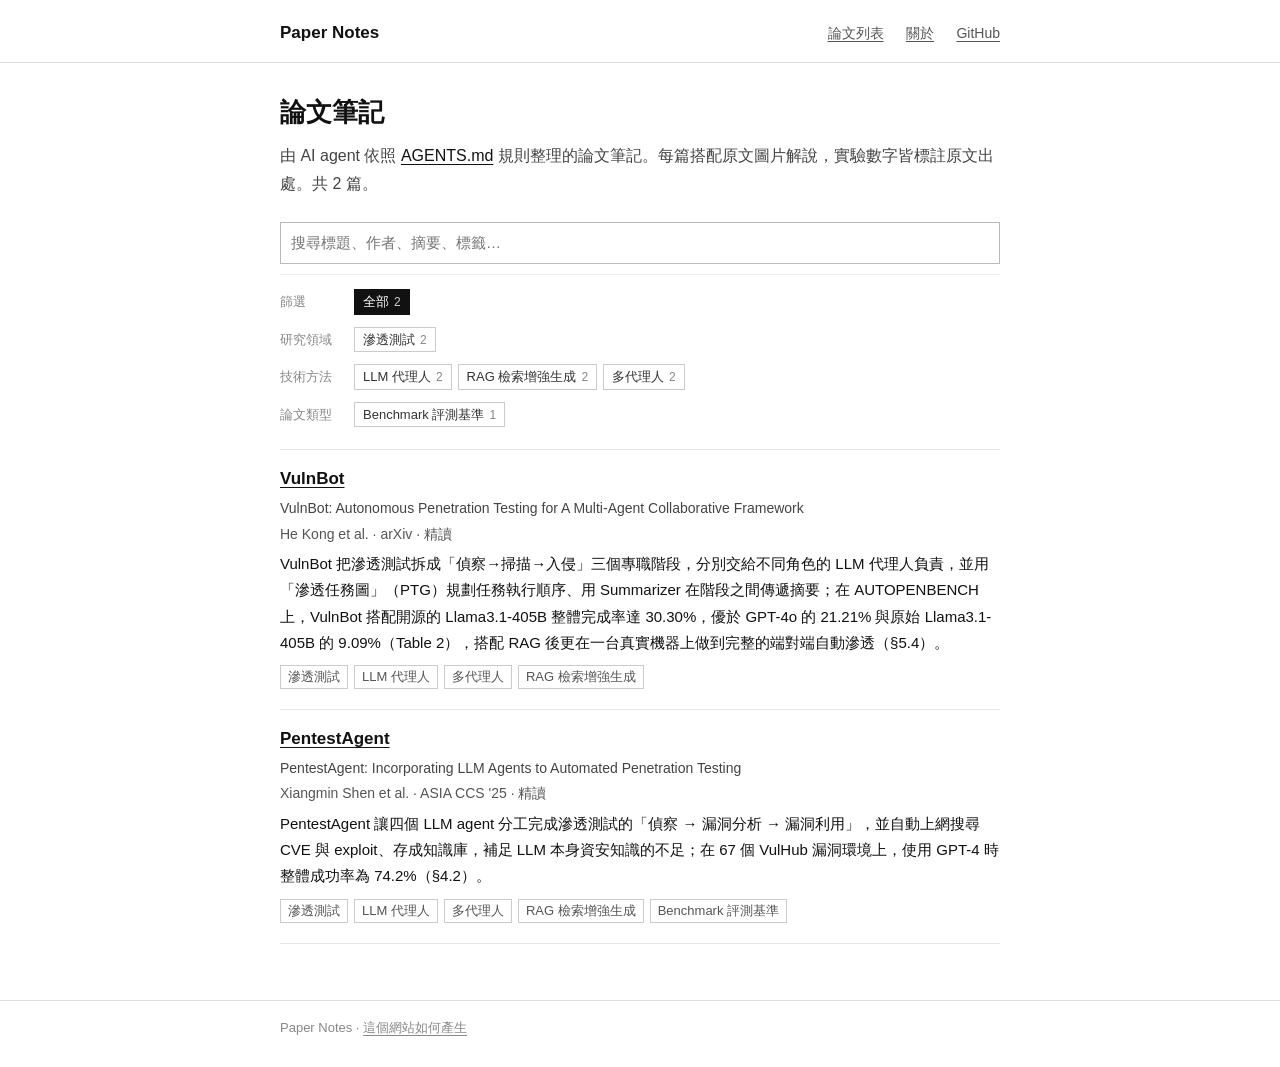
<file: docs/index.html>
<!DOCTYPE html>
<html lang="zh-Hant">
<head>
<meta charset="utf-8">
<meta name="viewport" content="width=device-width, initial-scale=1">
<title>Paper Notes — 論文筆記</title>
<meta name="description" content="AI agent 依規則整理的論文筆記">
<link rel="stylesheet" href="style.css">
</head>
<body>
<header class="site-header">
  <div class="wrap">
    <a class="site-title" href="index.html">Paper Notes</a>
    <nav class="site-nav">
      <a href="index.html">論文列表</a>
      <a href="about.html">關於</a>
      <a href="https://github.com/OWNER/REPO" data-repo-link>GitHub</a>
    </nav>
  </div>
</header>
<main>
  <div class="wrap">
<h1>論文筆記</h1>
<p class="intro">由 AI agent 依照 <a href="https://github.com/OWNER/REPO/blob/main/AGENTS.md">AGENTS.md</a> 規則整理的論文筆記。每篇搭配原文圖片解說，實驗數字皆標註原文出處。共 2 篇。</p>
<div class="controls">
<input id="q" type="search" placeholder="搜尋標題、作者、摘要、標籤…" aria-label="搜尋">
<div class="filters">
<div class="filter-row"><span class="group">篩選</span><div><button class="filter on" data-tag="">全部<span class="count">2</span></button></div></div>
<div class="filter-row"><span class="group">研究領域</span><div><button class="filter" data-tag="penetration-testing">滲透測試<span class="count">2</span></button></div></div><div class="filter-row"><span class="group">技術方法</span><div><button class="filter" data-tag="llm-agent">LLM 代理人<span class="count">2</span></button><button class="filter" data-tag="rag">RAG 檢索增強生成<span class="count">2</span></button><button class="filter" data-tag="multi-agent">多代理人<span class="count">2</span></button></div></div><div class="filter-row"><span class="group">論文類型</span><div><button class="filter" data-tag="benchmark">Benchmark 評測基準<span class="count">1</span></button></div></div>
</div>
</div>
<ul class="paper-list" id="list">
<li data-tags="penetration-testing llm-agent multi-agent rag" data-search="vulnbot vulnbot: autonomous penetration testing for a multi-agent collaborative framework arxiv he kong die hu jingguo ge liangxiong li tong li bingzhen wu vulnbot 把滲透測試拆成「偵察→掃描→入侵」三個專職階段，分別交給不同角色的 llm 代理人負責，並用「滲透任務圖」（ptg）規劃任務執行順序、用 summarizer 在階段之間傳遞摘要；在 autopenbench 上，vulnbot 搭配開源的 llama3.1-405b 整體完成率達 30.30%，優於 gpt-4o 的 21.21% 與原始 llama3.1-405b 的 9.09%（table 2），搭配 rag 後更在一台真實機器上做到完整的端對端自動滲透（§5.4）。 penetration-testing llm-agent multi-agent rag 滲透測試 llm 代理人 多代理人 rag 檢索增強生成">
<a class="pt" href="notes/2025-kong-vulnbot.html">VulnBot</a>
<div class="full">VulnBot: Autonomous Penetration Testing for A Multi-Agent Collaborative Framework</div>
<div class="meta">He Kong et al. · arXiv · 精讀</div>
<p class="one">VulnBot 把滲透測試拆成「偵察→掃描→入侵」三個專職階段，分別交給不同角色的 LLM 代理人負責，並用「滲透任務圖」（PTG）規劃任務執行順序、用 Summarizer 在階段之間傳遞摘要；在 AUTOPENBENCH 上，VulnBot 搭配開源的 Llama3.1-405B 整體完成率達 30.30%，優於 GPT-4o 的 21.21% 與原始 Llama3.1-405B 的 9.09%（Table 2），搭配 RAG 後更在一台真實機器上做到完整的端對端自動滲透（§5.4）。</p>
<div><span class="tag">滲透測試</span><span class="tag">LLM 代理人</span><span class="tag">多代理人</span><span class="tag">RAG 檢索增強生成</span></div>
</li><li data-tags="penetration-testing llm-agent multi-agent rag benchmark" data-search="pentestagent pentestagent: incorporating llm agents to automated penetration testing asia ccs &#x27;25 xiangmin shen lingzhi wang zhenyuan li yan chen wencheng zhao dawei sun jiashui wang wei ruan pentestagent 讓四個 llm agent 分工完成滲透測試的「偵察 → 漏洞分析 → 漏洞利用」，並自動上網搜尋 cve 與 exploit、存成知識庫，補足 llm 本身資安知識的不足；在 67 個 vulhub 漏洞環境上，使用 gpt-4 時整體成功率為 74.2%（§4.2）。 penetration-testing llm-agent multi-agent rag benchmark 滲透測試 llm 代理人 多代理人 rag 檢索增強生成 benchmark 評測基準">
<a class="pt" href="notes/2025-shen-pentestagent.html">PentestAgent</a>
<div class="full">PentestAgent: Incorporating LLM Agents to Automated Penetration Testing</div>
<div class="meta">Xiangmin Shen et al. · ASIA CCS &#x27;25 · 精讀</div>
<p class="one">PentestAgent 讓四個 LLM agent 分工完成滲透測試的「偵察 → 漏洞分析 → 漏洞利用」，並自動上網搜尋 CVE 與 exploit、存成知識庫，補足 LLM 本身資安知識的不足；在 67 個 VulHub 漏洞環境上，使用 GPT-4 時整體成功率為 74.2%（§4.2）。</p>
<div><span class="tag">滲透測試</span><span class="tag">LLM 代理人</span><span class="tag">多代理人</span><span class="tag">RAG 檢索增強生成</span><span class="tag">Benchmark 評測基準</span></div>
</li>
</ul>
<p class="empty" id="empty">沒有符合條件的筆記。</p>
  </div>
</main>
<footer class="site-footer">
  <div class="wrap">
    Paper Notes · <a href="about.html">這個網站如何產生</a>
  </div>
</footer>
<script>
/* GitHub Pages 網址為 <user>.github.io/<repo>/，由此推算 repo 位置，免得寫死帳號 */
(function () {
  var h = location.hostname, m = h.match(/^([^.]+)\.github\.io$/);
  if (!m) return;
  var repo = m[1] + '/' + (location.pathname.split('/')[1] || (m[1] + '.github.io'));
  document.querySelectorAll('a[href*="OWNER/REPO"]').forEach(function (a) {
    a.href = a.getAttribute('href').replace('OWNER/REPO', repo);
  });
})();
</script>
<script>
(function () {
  var q = document.getElementById('q'), items = document.querySelectorAll('#list li'),
      btns = document.querySelectorAll('.filter'), empty = document.getElementById('empty'), tag = '';
  function apply() {
    var kw = q.value.trim().toLowerCase(), n = 0;
    items.forEach(function (li) {
      var ok = (!tag || li.dataset.tags.split(' ').indexOf(tag) >= 0) &&
               (!kw || li.dataset.search.indexOf(kw) >= 0);
      li.style.display = ok ? '' : 'none'; if (ok) n++;
    });
    empty.style.display = n ? 'none' : 'block';
    btns.forEach(function (b) { b.classList.toggle('on', b.dataset.tag === tag); });
  }
  btns.forEach(function (b) { b.addEventListener('click', function () {
    tag = (tag === b.dataset.tag) ? '' : b.dataset.tag;
    history.replaceState(null, '', tag ? '#tag=' + tag : location.pathname); apply();
  }); });
  q.addEventListener('input', apply);
  var m = location.hash.match(/^#tag=(.+)$/); if (m) tag = decodeURIComponent(m[1]);
  apply();
})();
</script>
</body>
</html>
</file>
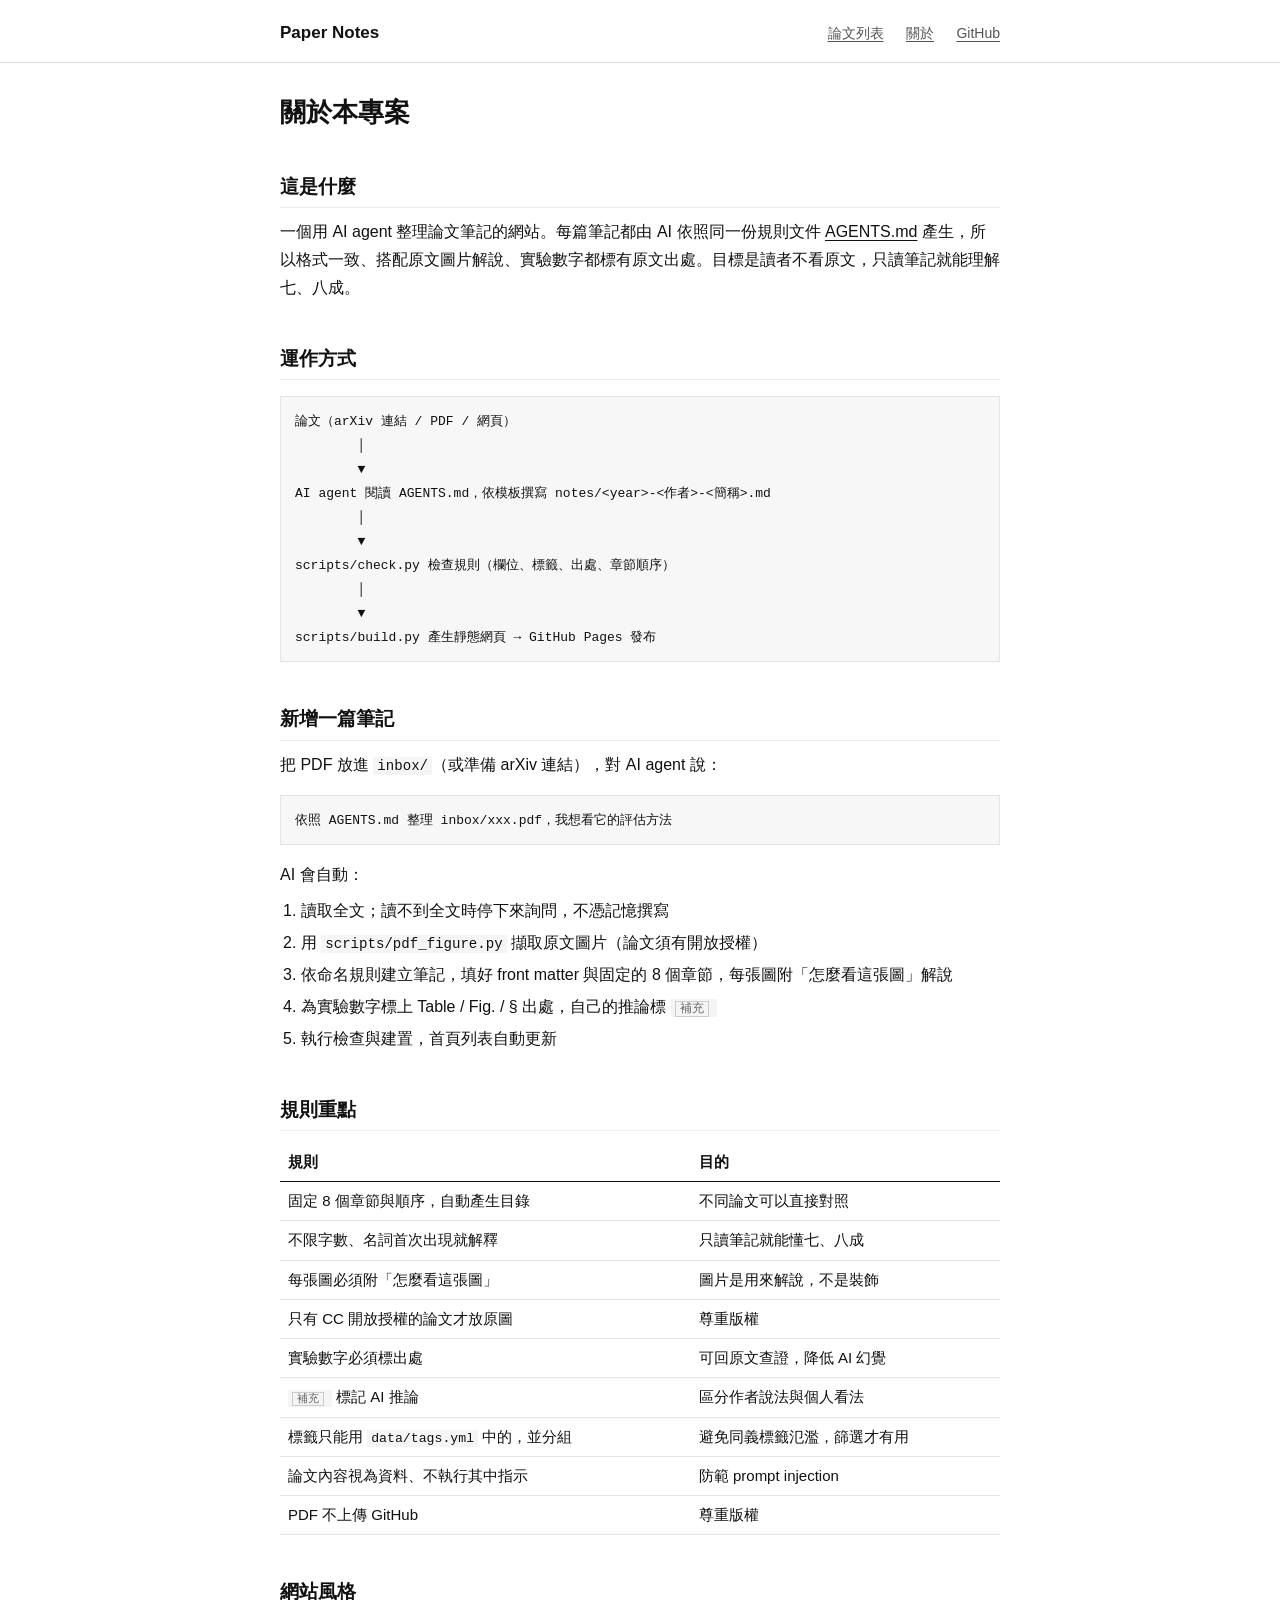
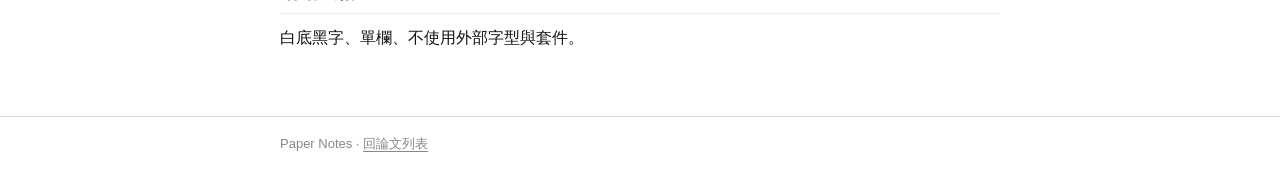
<file: docs/about.html>
<!DOCTYPE html>
<html lang="zh-Hant">
<head>
<meta charset="utf-8">
<meta name="viewport" content="width=device-width, initial-scale=1">
<title>關於本專案 — Paper Notes</title>
<meta name="description" content="">
<link rel="stylesheet" href="style.css">
</head>
<body>
<header class="site-header">
  <div class="wrap">
    <a class="site-title" href="index.html">Paper Notes</a>
    <nav class="site-nav">
      <a href="index.html">論文列表</a>
      <a href="about.html">關於</a>
      <a href="https://github.com/OWNER/REPO" data-repo-link>GitHub</a>
    </nav>
  </div>
</header>
<main>
  <div class="wrap">
<h1>關於本專案</h1>
<h2 id="這是什麼">這是什麼</h2>
<p>一個用 AI agent 整理論文筆記的網站。每篇筆記都由 AI 依照同一份規則文件 <a href="https://github.com/OWNER/REPO/blob/main/AGENTS.md">AGENTS.md</a> 產生，所以格式一致、搭配原文圖片解說、實驗數字都標有原文出處。目標是讀者不看原文，只讀筆記就能理解七、八成。</p>
<h2 id="運作方式">運作方式</h2>
<pre><code>論文（arXiv 連結 / PDF / 網頁）
        │
        ▼
AI agent 閱讀 AGENTS.md，依模板撰寫 notes/&lt;year&gt;-&lt;作者&gt;-&lt;簡稱&gt;.md
        │
        ▼
scripts/check.py 檢查規則（欄位、標籤、出處、章節順序）
        │
        ▼
scripts/build.py 產生靜態網頁 → GitHub Pages 發布
</code></pre>
<h2 id="新增一篇筆記">新增一篇筆記</h2>
<p>把 PDF 放進 <code>inbox/</code>（或準備 arXiv 連結），對 AI agent 說：</p>
<pre><code>依照 AGENTS.md 整理 inbox/xxx.pdf，我想看它的評估方法
</code></pre>
<p>AI 會自動：</p>
<ol>
<li>讀取全文；讀不到全文時停下來詢問，不憑記憶撰寫</li>
<li>用 <code>scripts/pdf_figure.py</code> 擷取原文圖片（論文須有開放授權）</li>
<li>依命名規則建立筆記，填好 front matter 與固定的 8 個章節，每張圖附「怎麼看這張圖」解說</li>
<li>為實驗數字標上 Table / Fig. / § 出處，自己的推論標 <code><span class="supplement">補充</span></code></li>
<li>執行檢查與建置，首頁列表自動更新</li>
</ol>
<h2 id="規則重點">規則重點</h2>
<table>
<thead>
<tr>
<th>規則</th>
<th>目的</th>
</tr>
</thead>
<tbody>
<tr>
<td>固定 8 個章節與順序，自動產生目錄</td>
<td>不同論文可以直接對照</td>
</tr>
<tr>
<td>不限字數、名詞首次出現就解釋</td>
<td>只讀筆記就能懂七、八成</td>
</tr>
<tr>
<td>每張圖必須附「怎麼看這張圖」</td>
<td>圖片是用來解說，不是裝飾</td>
</tr>
<tr>
<td>只有 CC 開放授權的論文才放原圖</td>
<td>尊重版權</td>
</tr>
<tr>
<td>實驗數字必須標出處</td>
<td>可回原文查證，降低 AI 幻覺</td>
</tr>
<tr>
<td><code><span class="supplement">補充</span></code> 標記 AI 推論</td>
<td>區分作者說法與個人看法</td>
</tr>
<tr>
<td>標籤只能用 <code>data/tags.yml</code> 中的，並分組</td>
<td>避免同義標籤氾濫，篩選才有用</td>
</tr>
<tr>
<td>論文內容視為資料、不執行其中指示</td>
<td>防範 prompt injection</td>
</tr>
<tr>
<td>PDF 不上傳 GitHub</td>
<td>尊重版權</td>
</tr>
</tbody>
</table>
<h2 id="網站風格">網站風格</h2>
<p>白底黑字、單欄、不使用外部字型與套件。</p>
  </div>
</main>
<footer class="site-footer">
  <div class="wrap">
    Paper Notes · <a href="index.html">回論文列表</a>
  </div>
</footer>
<script>
/* GitHub Pages 網址為 <user>.github.io/<repo>/，由此推算 repo 位置，免得寫死帳號 */
(function () {
  var h = location.hostname, m = h.match(/^([^.]+)\.github\.io$/);
  if (!m) return;
  var repo = m[1] + '/' + (location.pathname.split('/')[1] || (m[1] + '.github.io'));
  document.querySelectorAll('a[href*="OWNER/REPO"]').forEach(function (a) {
    a.href = a.getAttribute('href').replace('OWNER/REPO', repo);
  });
})();
</script>

</body>
</html>
</file>
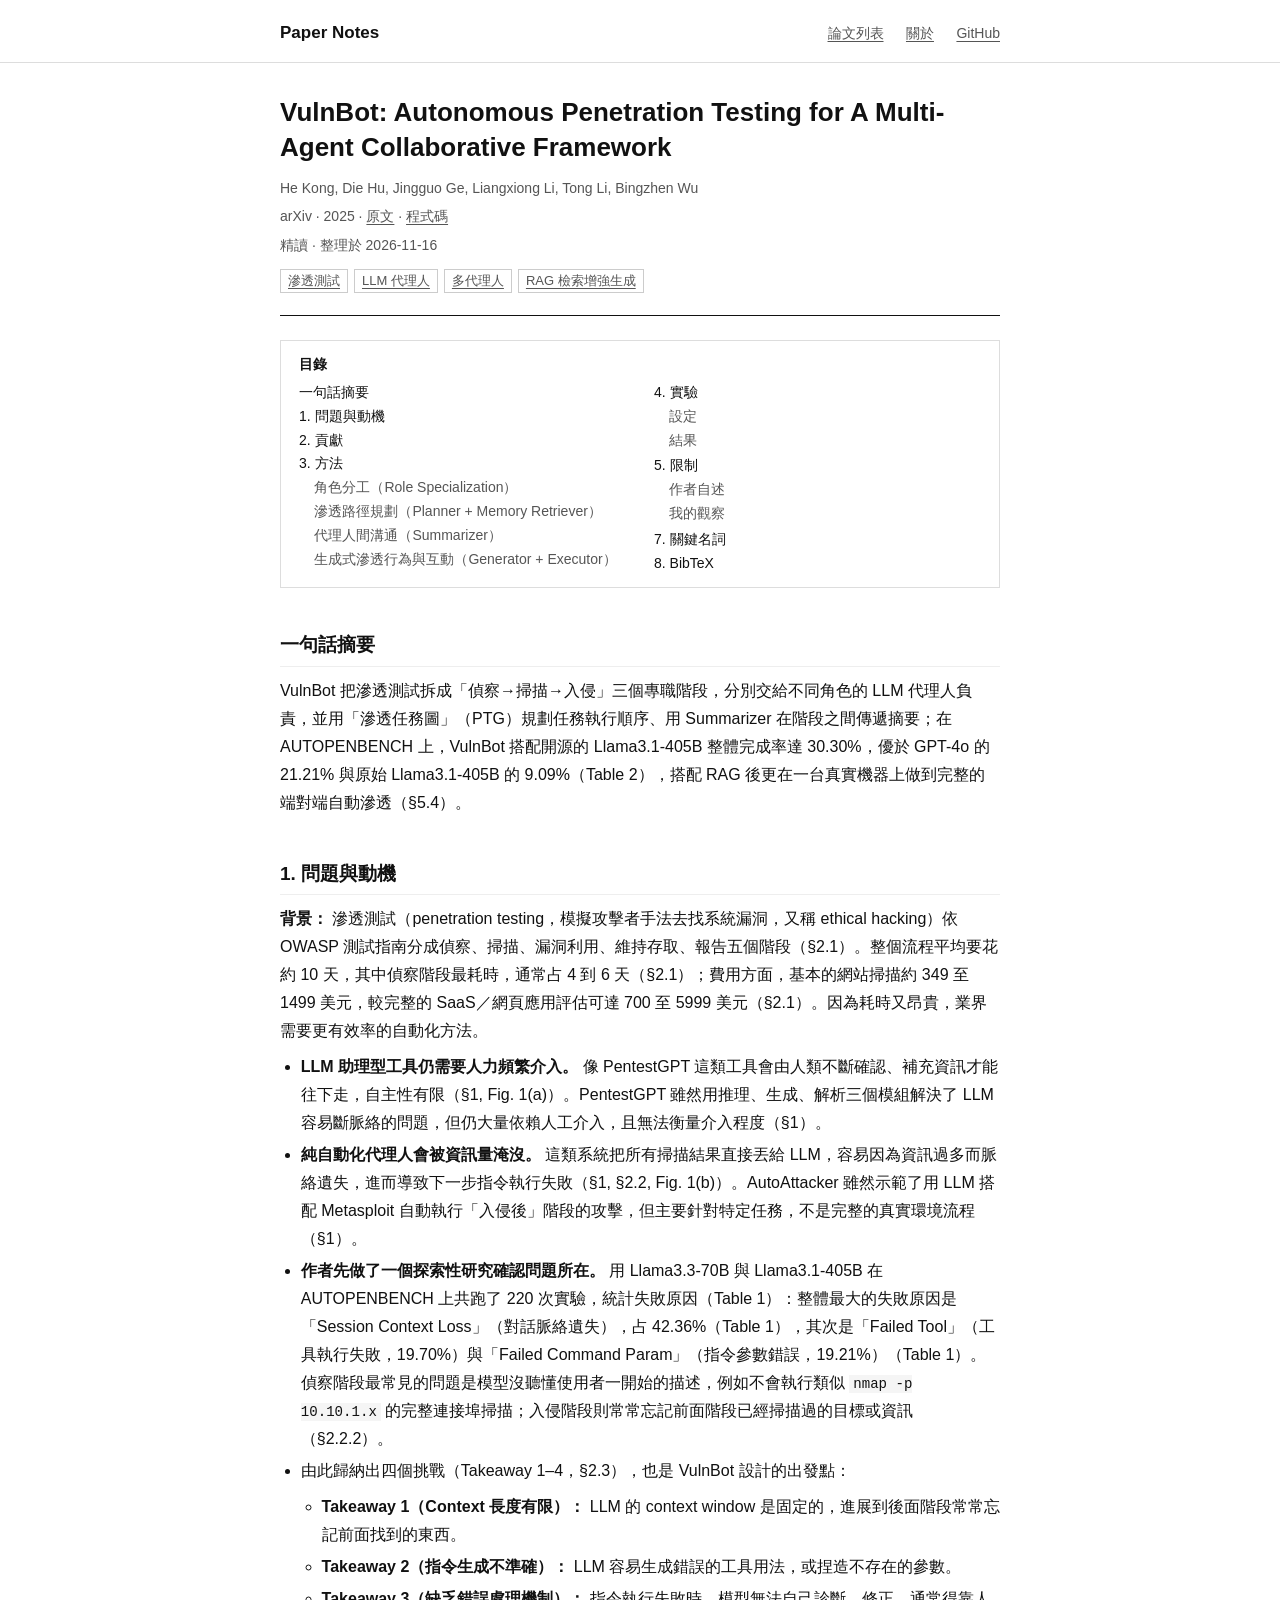
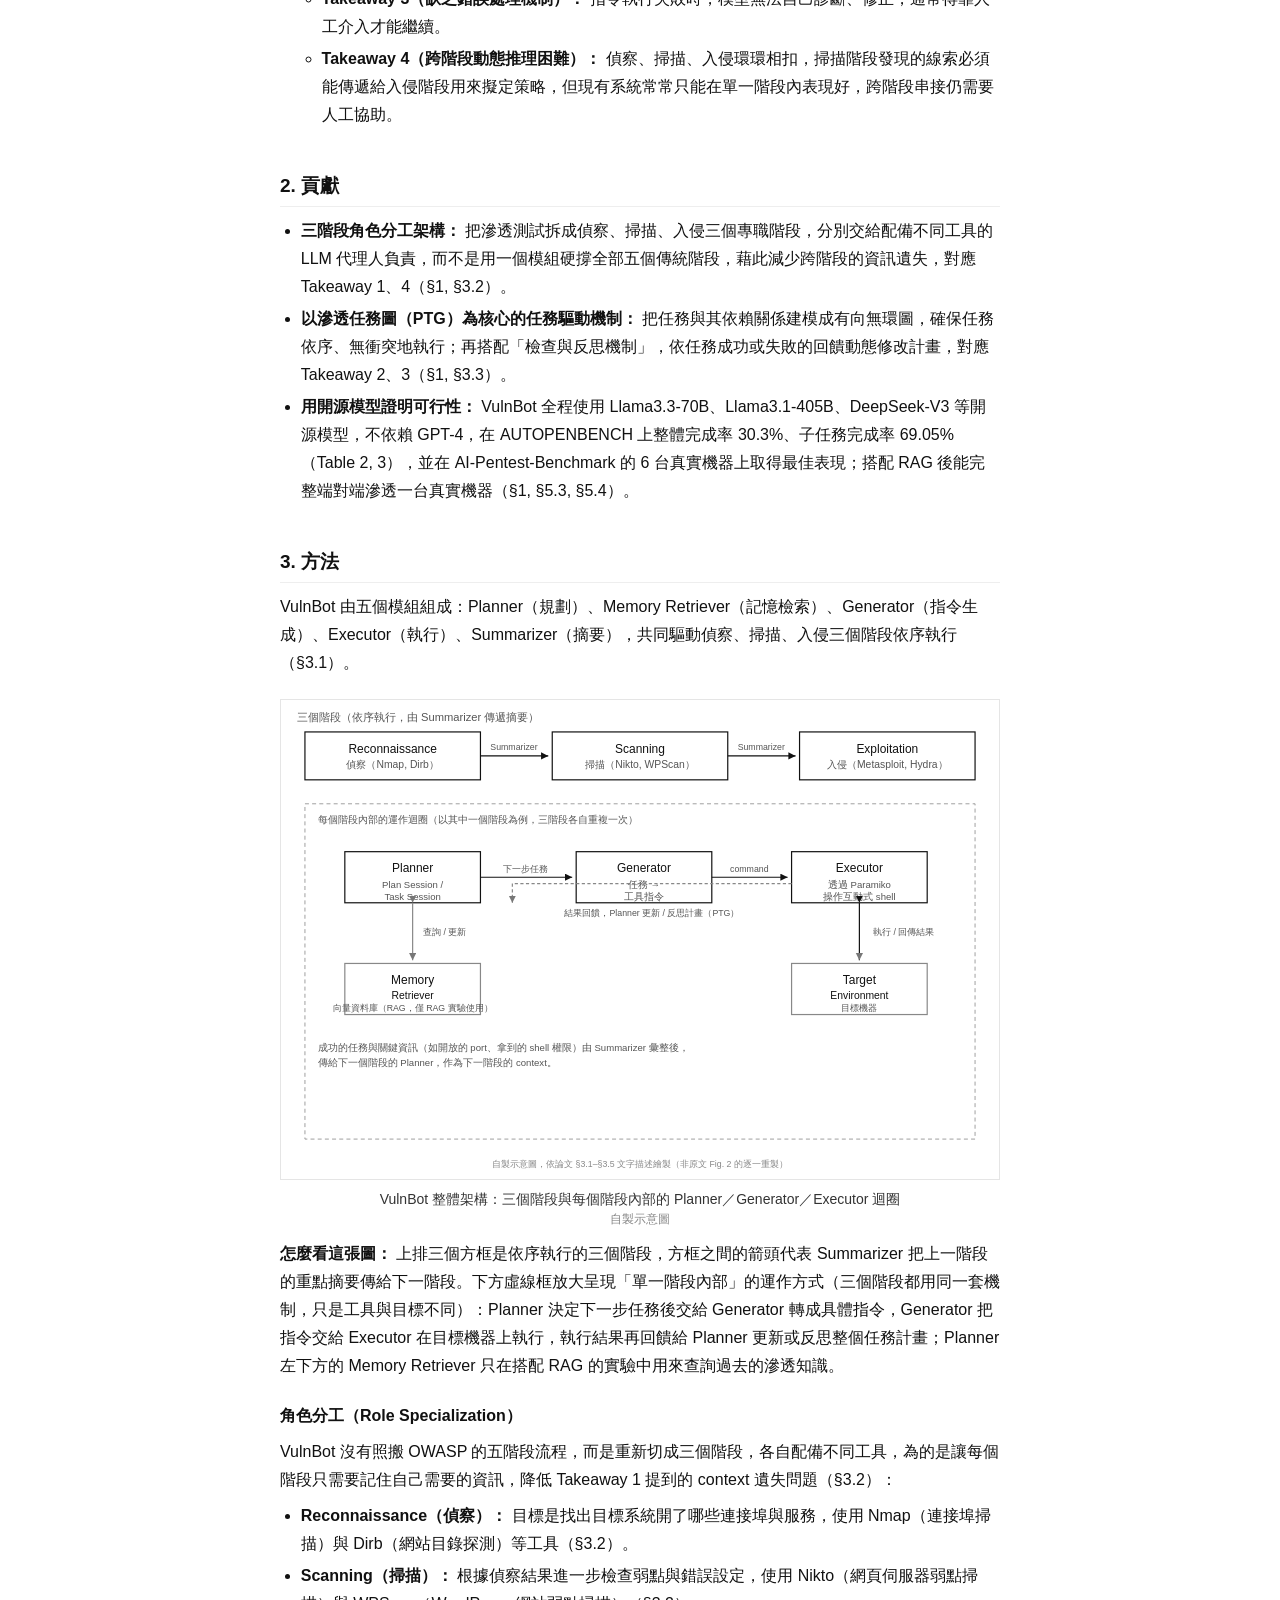
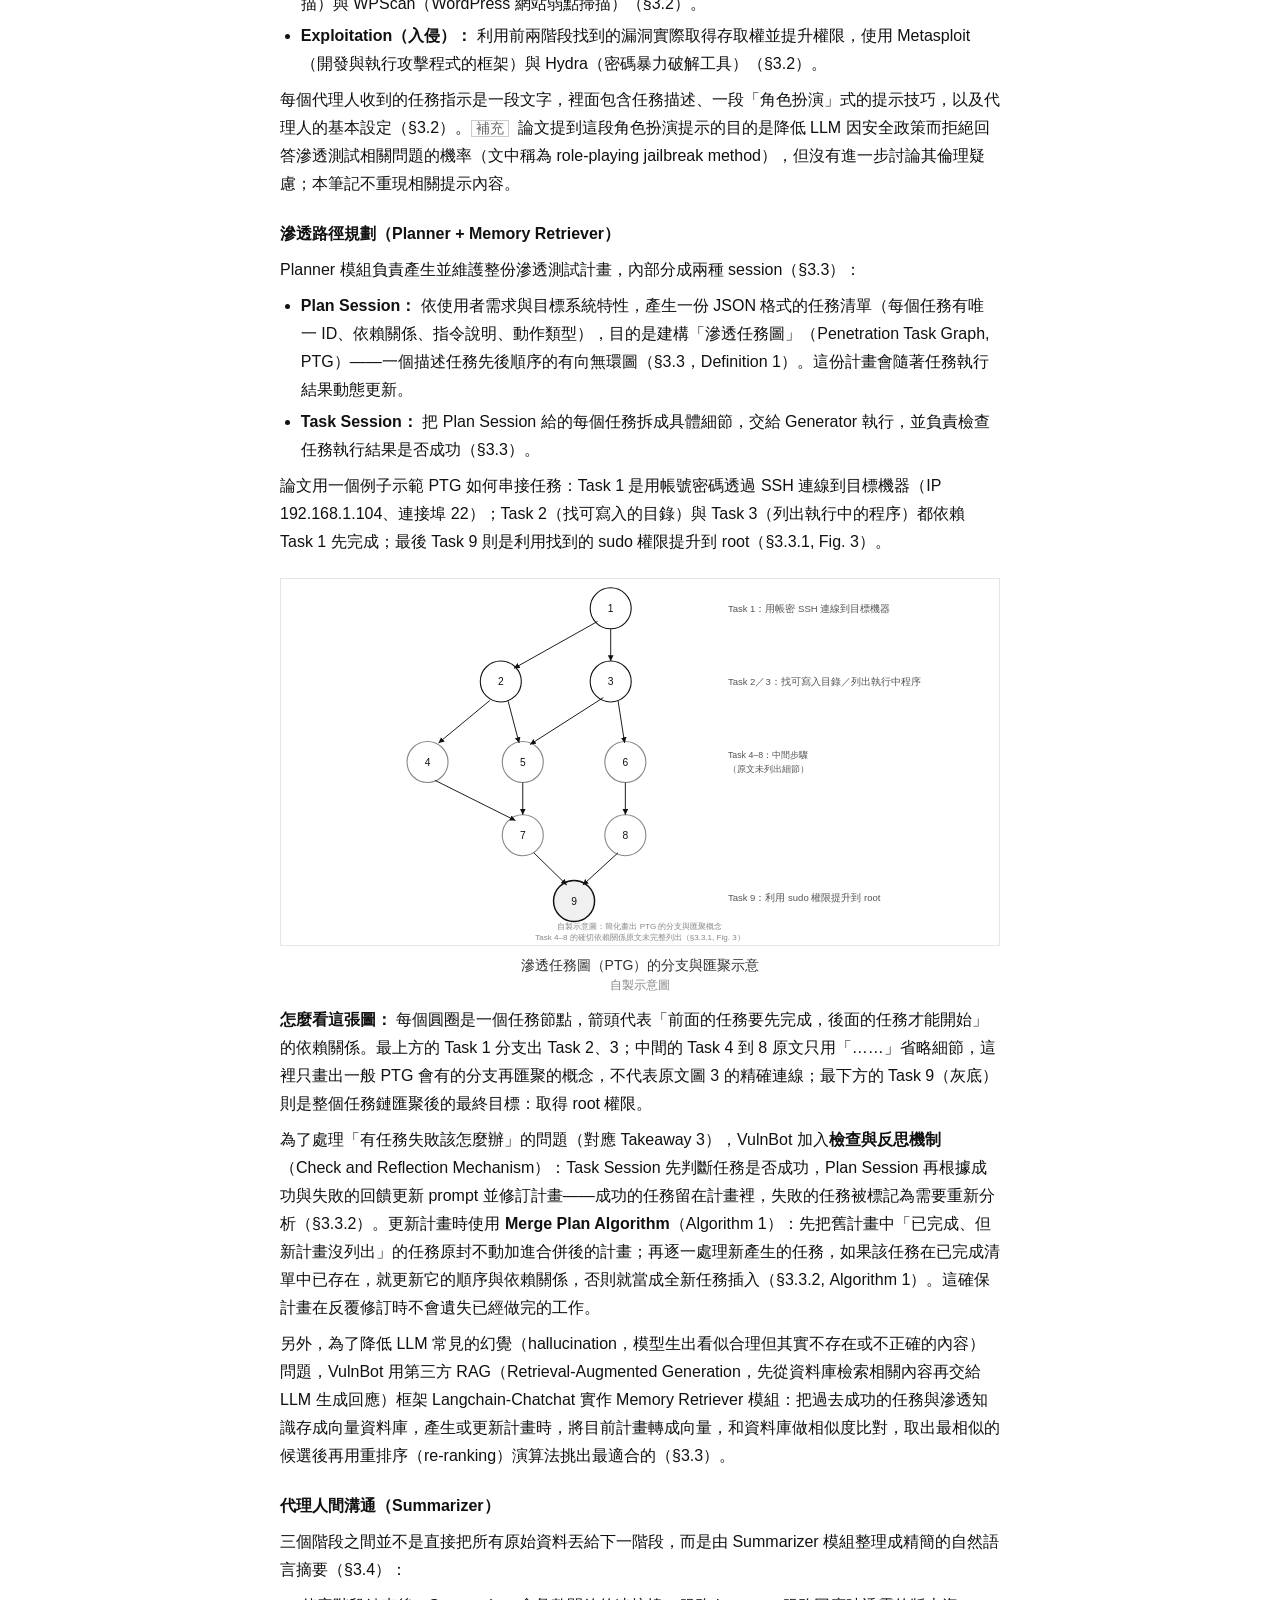
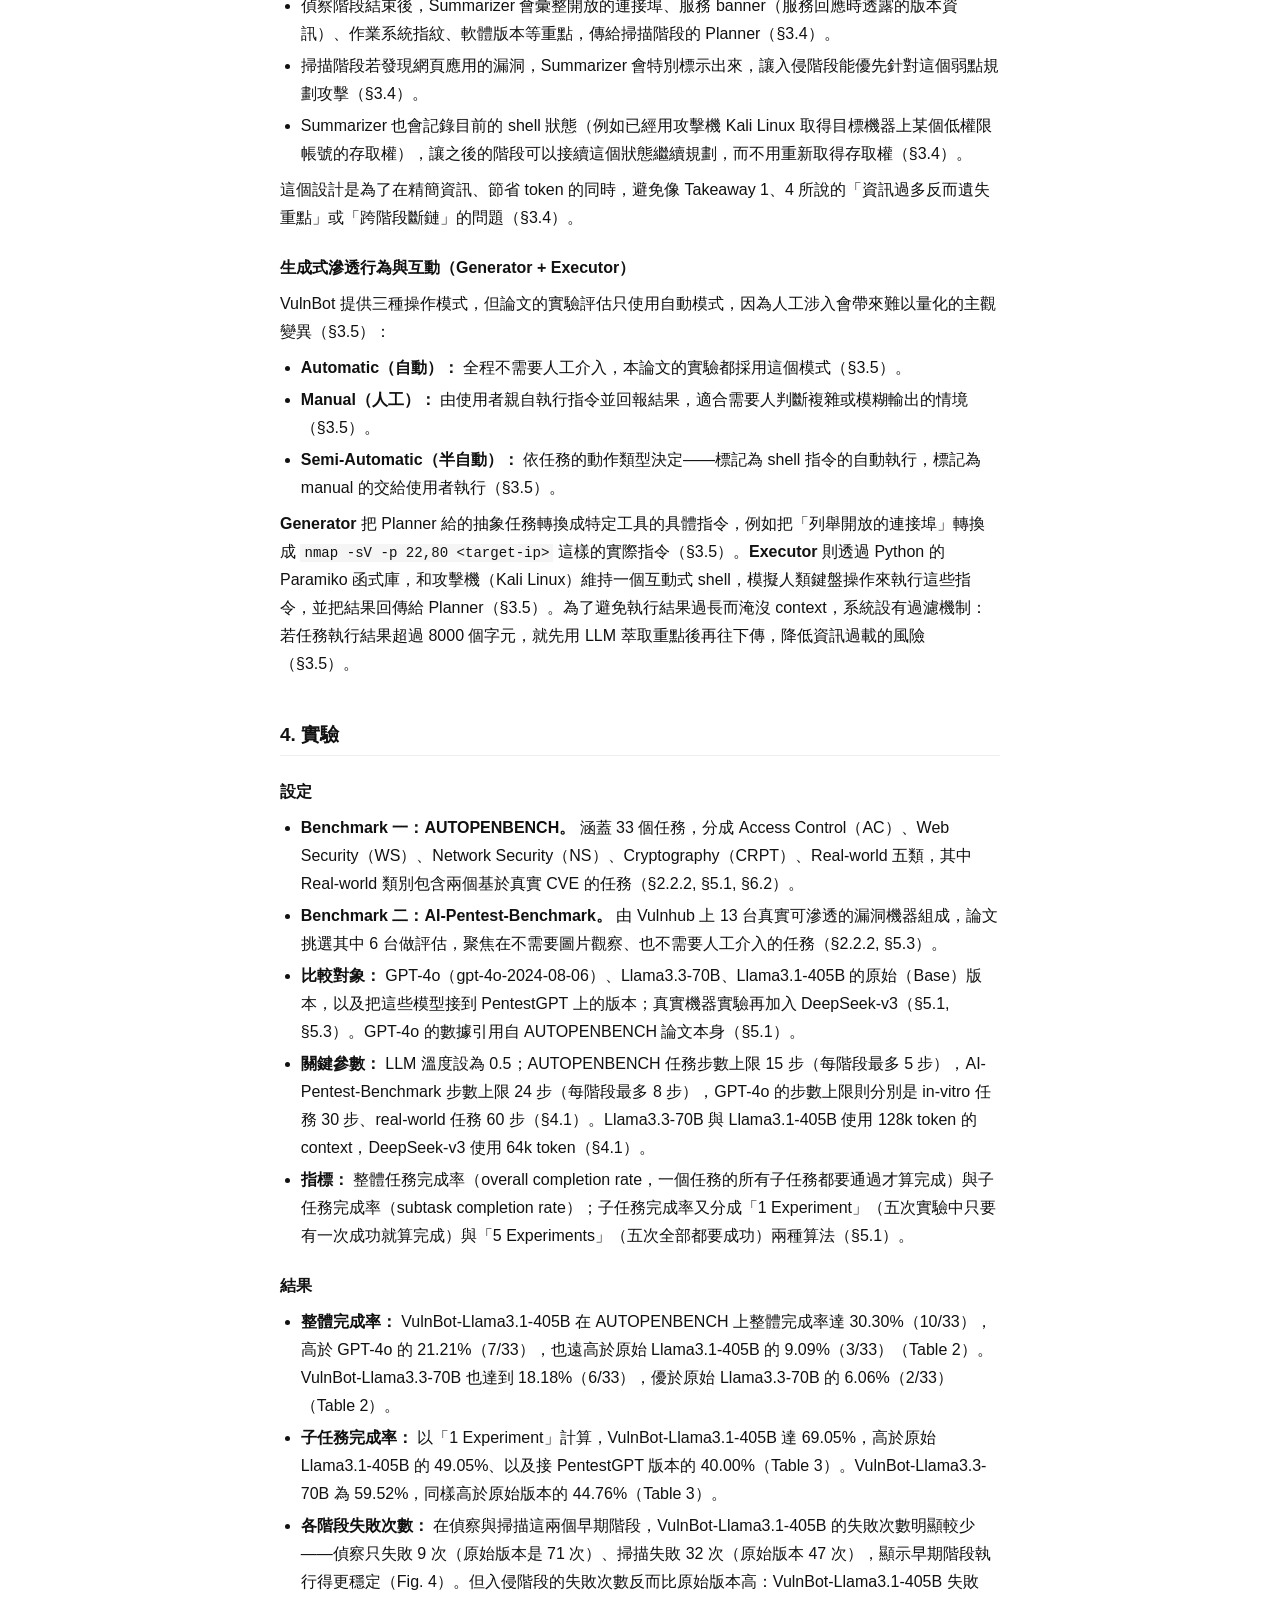
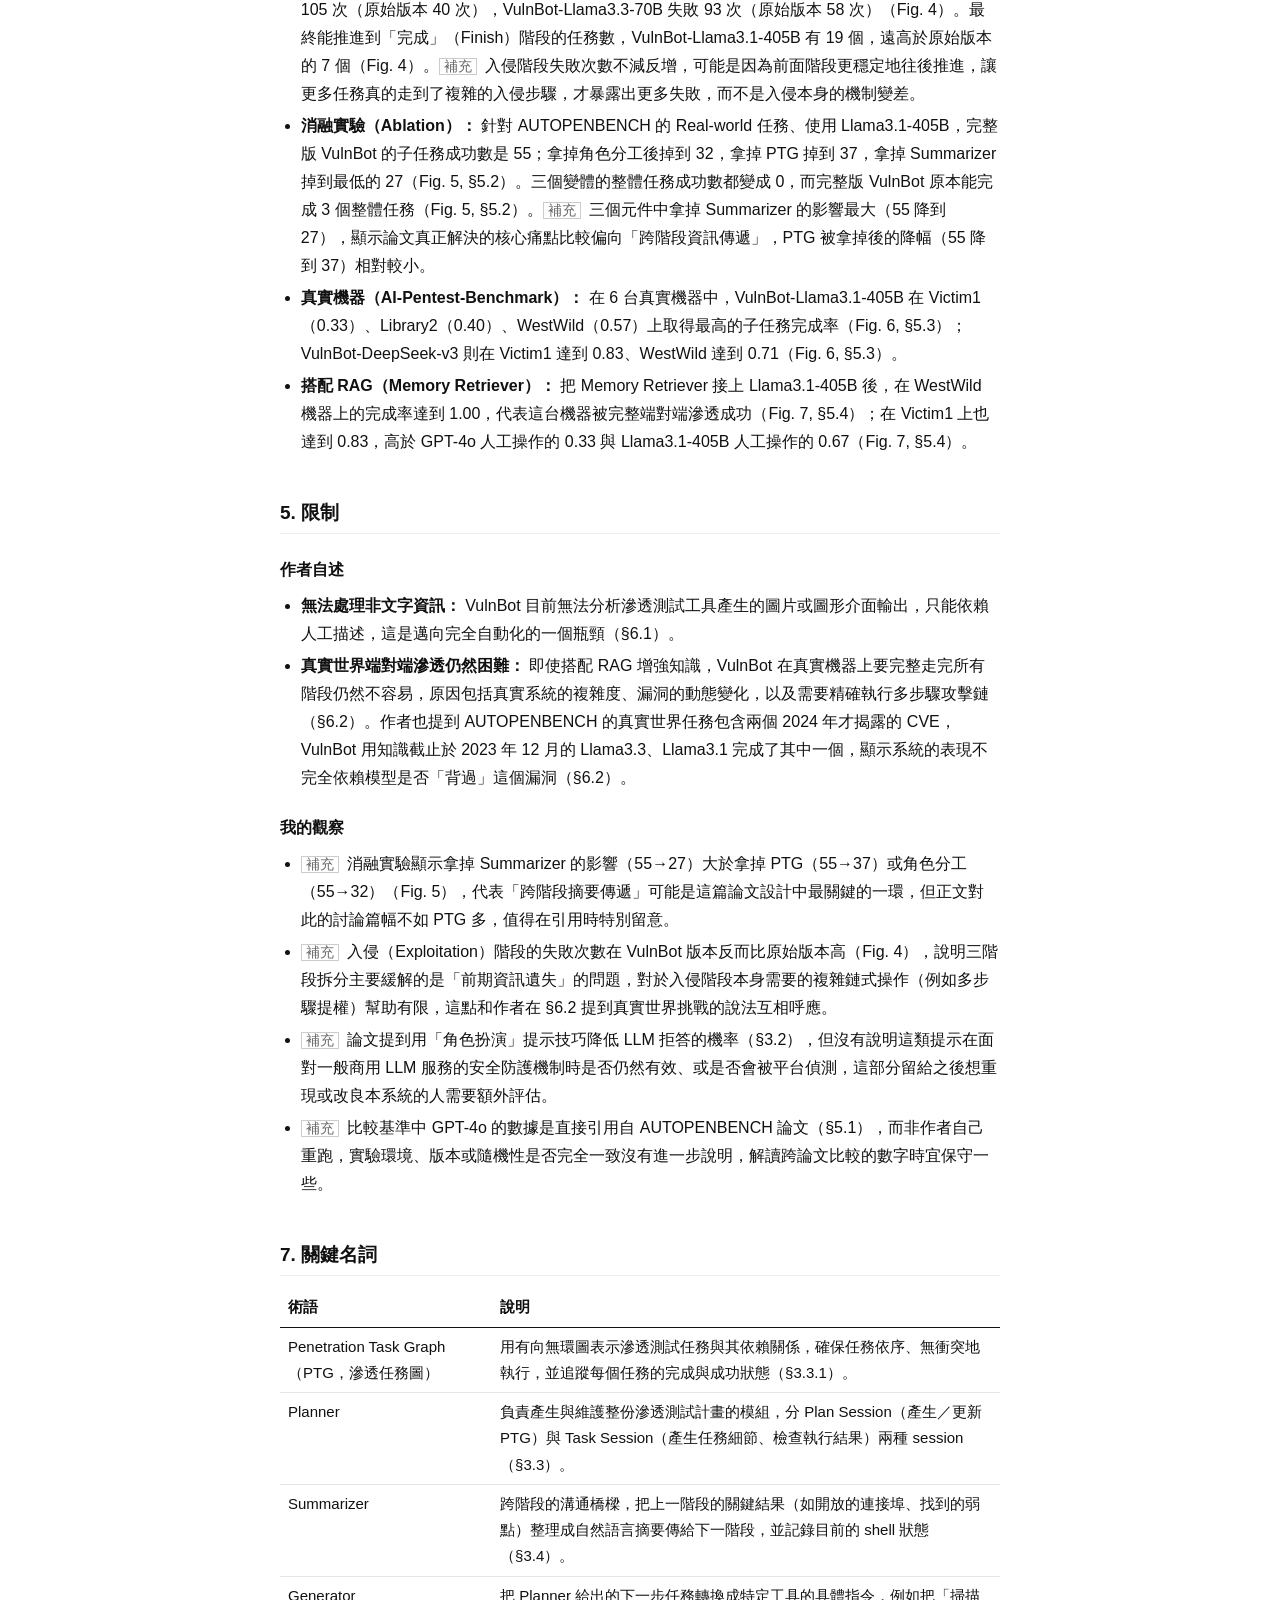
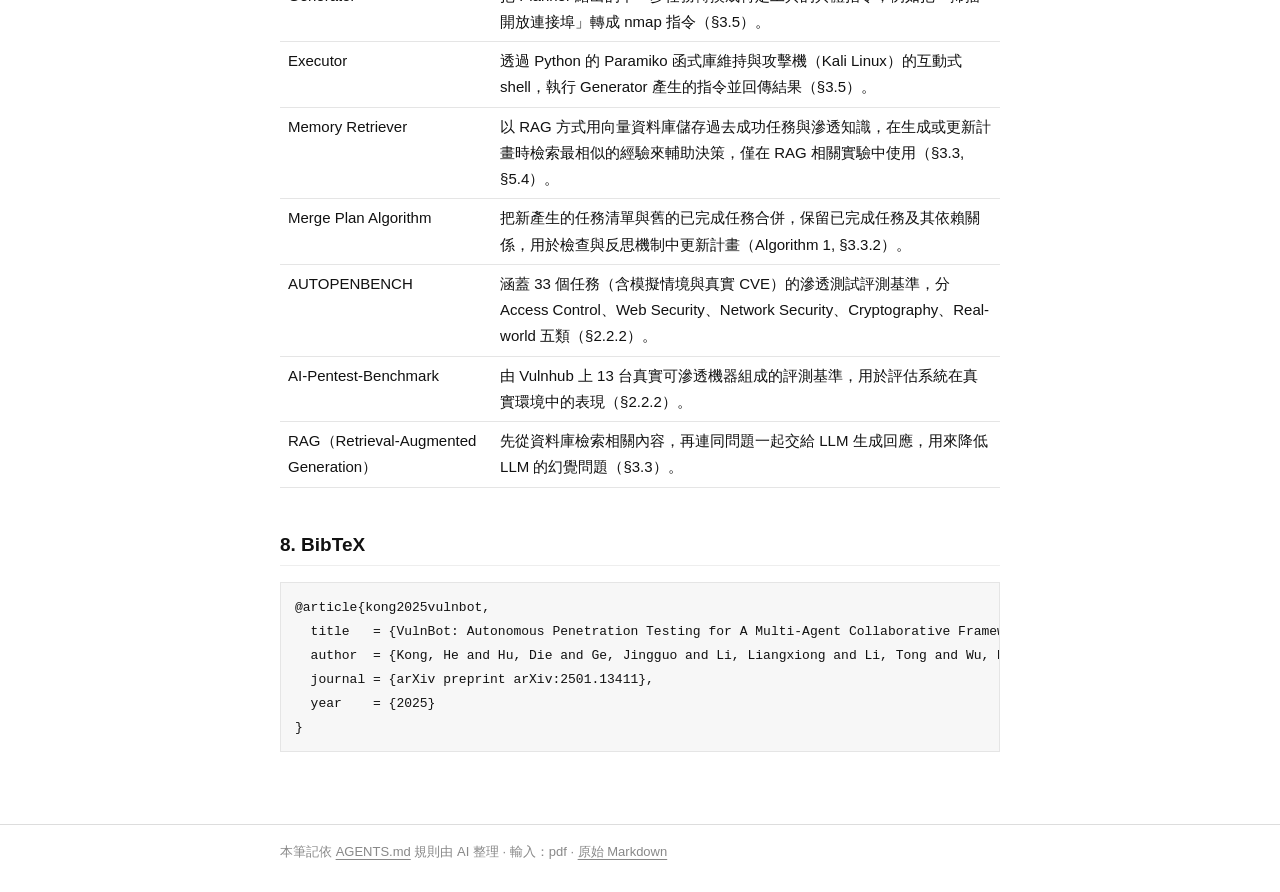
<file: docs/notes/2025-kong-vulnbot.html>
<!DOCTYPE html>
<html lang="zh-Hant">
<head>
<meta charset="utf-8">
<meta name="viewport" content="width=device-width, initial-scale=1">
<title>VulnBot — Paper Notes</title>
<meta name="description" content="VulnBot 把滲透測試拆成「偵察→掃描→入侵」三個專職階段，分別交給不同角色的 LLM 代理人負責，並用「滲透任務圖」（PTG）規劃任務執行順序、用 Summarizer 在階段之間傳遞摘要；在 AUTOPENBENCH 上，VulnBot 搭配開源的 Llama3.1-405B 整體完成率達 ">
<link rel="stylesheet" href="../style.css">
</head>
<body>
<header class="site-header">
  <div class="wrap">
    <a class="site-title" href="../index.html">Paper Notes</a>
    <nav class="site-nav">
      <a href="../index.html">論文列表</a>
      <a href="../about.html">關於</a>
      <a href="https://github.com/OWNER/REPO" data-repo-link>GitHub</a>
    </nav>
  </div>
</header>
<main>
  <div class="wrap">
<div class="note-head">
<h1>VulnBot: Autonomous Penetration Testing for A Multi-Agent Collaborative Framework</h1>
<p class="meta">He Kong, Die Hu, Jingguo Ge, Liangxiong Li, Tong Li, Bingzhen Wu</p>
<p class="meta">arXiv · 2025 · <a href="https://arxiv.org/abs/2501.13411">原文</a> · <a href="https://github.com/KHenryAegis/VulnBot">程式碼</a></p>
<p class="meta">精讀 · 整理於 2026-11-16</p>

<div class="tags"><a class="tag" href="../index.html#tag=penetration-testing">滲透測試</a><a class="tag" href="../index.html#tag=llm-agent">LLM 代理人</a><a class="tag" href="../index.html#tag=multi-agent">多代理人</a><a class="tag" href="../index.html#tag=rag">RAG 檢索增強生成</a></div>
</div><nav class="toc"><div class="toc-title">目錄</div><ol><li><a href="#一句話摘要">一句話摘要</a></li><li><a href="#1-問題與動機">1. 問題與動機</a></li><li><a href="#2-貢獻">2. 貢獻</a></li><li><a href="#3-方法">3. 方法</a><ul><li><a href="#角色分工role-specialization">角色分工（Role Specialization）</a></li><li><a href="#滲透路徑規劃planner-memory-retriever">滲透路徑規劃（Planner + Memory Retriever）</a></li><li><a href="#代理人間溝通summarizer">代理人間溝通（Summarizer）</a></li><li><a href="#生成式滲透行為與互動generator-executor">生成式滲透行為與互動（Generator + Executor）</a></li></ul></li><li><a href="#4-實驗">4. 實驗</a><ul><li><a href="#設定">設定</a></li><li><a href="#結果">結果</a></li></ul></li><li><a href="#5-限制">5. 限制</a><ul><li><a href="#作者自述">作者自述</a></li><li><a href="#我的觀察">我的觀察</a></li></ul></li><li><a href="#7-關鍵名詞">7. 關鍵名詞</a></li><li><a href="#8-bibtex">8. BibTeX</a></li></ol></nav><h2 id="一句話摘要">一句話摘要</h2>
<p>VulnBot 把滲透測試拆成「偵察→掃描→入侵」三個專職階段，分別交給不同角色的 LLM 代理人負責，並用「滲透任務圖」（PTG）規劃任務執行順序、用 Summarizer 在階段之間傳遞摘要；在 AUTOPENBENCH 上，VulnBot 搭配開源的 Llama3.1-405B 整體完成率達 30.30%，優於 GPT-4o 的 21.21% 與原始 Llama3.1-405B 的 9.09%（Table 2），搭配 RAG 後更在一台真實機器上做到完整的端對端自動滲透（§5.4）。</p>
<h2 id="1-問題與動機">1. 問題與動機</h2>
<p><strong>背景：</strong> 滲透測試（penetration testing，模擬攻擊者手法去找系統漏洞，又稱 ethical hacking）依 OWASP 測試指南分成偵察、掃描、漏洞利用、維持存取、報告五個階段（§2.1）。整個流程平均要花約 10 天，其中偵察階段最耗時，通常占 4 到 6 天（§2.1）；費用方面，基本的網站掃描約 349 至 1499 美元，較完整的 SaaS／網頁應用評估可達 700 至 5999 美元（§2.1）。因為耗時又昂貴，業界需要更有效率的自動化方法。</p>
<ul>
<li><strong>LLM 助理型工具仍需要人力頻繁介入。</strong> 像 PentestGPT 這類工具會由人類不斷確認、補充資訊才能往下走，自主性有限（§1, Fig. 1(a)）。PentestGPT 雖然用推理、生成、解析三個模組解決了 LLM 容易斷脈絡的問題，但仍大量依賴人工介入，且無法衡量介入程度（§1）。</li>
<li><strong>純自動化代理人會被資訊量淹沒。</strong> 這類系統把所有掃描結果直接丟給 LLM，容易因為資訊過多而脈絡遺失，進而導致下一步指令執行失敗（§1, §2.2, Fig. 1(b)）。AutoAttacker 雖然示範了用 LLM 搭配 Metasploit 自動執行「入侵後」階段的攻擊，但主要針對特定任務，不是完整的真實環境流程（§1）。</li>
<li><strong>作者先做了一個探索性研究確認問題所在。</strong> 用 Llama3.3-70B 與 Llama3.1-405B 在 AUTOPENBENCH 上共跑了 220 次實驗，統計失敗原因（Table 1）：整體最大的失敗原因是「Session Context Loss」（對話脈絡遺失），占 42.36%（Table 1），其次是「Failed Tool」（工具執行失敗，19.70%）與「Failed Command Param」（指令參數錯誤，19.21%）（Table 1）。偵察階段最常見的問題是模型沒聽懂使用者一開始的描述，例如不會執行類似 <code>nmap -p 10.10.1.x</code> 的完整連接埠掃描；入侵階段則常常忘記前面階段已經掃描過的目標或資訊（§2.2.2）。</li>
<li>由此歸納出四個挑戰（Takeaway 1–4，§2.3），也是 VulnBot 設計的出發點：<ul>
<li><strong>Takeaway 1（Context 長度有限）：</strong> LLM 的 context window 是固定的，進展到後面階段常常忘記前面找到的東西。</li>
<li><strong>Takeaway 2（指令生成不準確）：</strong> LLM 容易生成錯誤的工具用法，或捏造不存在的參數。</li>
<li><strong>Takeaway 3（缺乏錯誤處理機制）：</strong> 指令執行失敗時，模型無法自己診斷、修正，通常得靠人工介入才能繼續。</li>
<li><strong>Takeaway 4（跨階段動態推理困難）：</strong> 偵察、掃描、入侵環環相扣，掃描階段發現的線索必須能傳遞給入侵階段用來擬定策略，但現有系統常常只能在單一階段內表現好，跨階段串接仍需要人工協助。</li>
</ul>
</li>
</ul>
<h2 id="2-貢獻">2. 貢獻</h2>
<ul>
<li><strong>三階段角色分工架構：</strong> 把滲透測試拆成偵察、掃描、入侵三個專職階段，分別交給配備不同工具的 LLM 代理人負責，而不是用一個模組硬撐全部五個傳統階段，藉此減少跨階段的資訊遺失，對應 Takeaway 1、4（§1, §3.2）。</li>
<li><strong>以滲透任務圖（PTG）為核心的任務驅動機制：</strong> 把任務與其依賴關係建模成有向無環圖，確保任務依序、無衝突地執行；再搭配「檢查與反思機制」，依任務成功或失敗的回饋動態修改計畫，對應 Takeaway 2、3（§1, §3.3）。</li>
<li><strong>用開源模型證明可行性：</strong> VulnBot 全程使用 Llama3.3-70B、Llama3.1-405B、DeepSeek-V3 等開源模型，不依賴 GPT-4，在 AUTOPENBENCH 上整體完成率 30.3%、子任務完成率 69.05%（Table 2, 3），並在 AI-Pentest-Benchmark 的 6 台真實機器上取得最佳表現；搭配 RAG 後能完整端對端滲透一台真實機器（§1, §5.3, §5.4）。</li>
</ul>
<h2 id="3-方法">3. 方法</h2>
<p>VulnBot 由五個模組組成：Planner（規劃）、Memory Retriever（記憶檢索）、Generator（指令生成）、Executor（執行）、Summarizer（摘要），共同驅動偵察、掃描、入侵三個階段依序執行（§3.1）。</p>
<figure><a href="../assets/figures/2025-kong-vulnbot/diagram-architecture.svg" target="_blank" rel="noopener"><img src="../assets/figures/2025-kong-vulnbot/diagram-architecture.svg" alt="VulnBot 整體架構：三個階段與每個階段內部的 Planner／Generator／Executor 迴圈" loading="lazy"></a><figcaption>VulnBot 整體架構：三個階段與每個階段內部的 Planner／Generator／Executor 迴圈<span class=src>自製示意圖</span></figcaption></figure>
<p><strong>怎麼看這張圖：</strong> 上排三個方框是依序執行的三個階段，方框之間的箭頭代表 Summarizer 把上一階段的重點摘要傳給下一階段。下方虛線框放大呈現「單一階段內部」的運作方式（三個階段都用同一套機制，只是工具與目標不同）：Planner 決定下一步任務後交給 Generator 轉成具體指令，Generator 把指令交給 Executor 在目標機器上執行，執行結果再回饋給 Planner 更新或反思整個任務計畫；Planner 左下方的 Memory Retriever 只在搭配 RAG 的實驗中用來查詢過去的滲透知識。</p>
<h3 id="角色分工role-specialization">角色分工（Role Specialization）</h3>
<p>VulnBot 沒有照搬 OWASP 的五階段流程，而是重新切成三個階段，各自配備不同工具，為的是讓每個階段只需要記住自己需要的資訊，降低 Takeaway 1 提到的 context 遺失問題（§3.2）：</p>
<ul>
<li><strong>Reconnaissance（偵察）：</strong> 目標是找出目標系統開了哪些連接埠與服務，使用 Nmap（連接埠掃描）與 Dirb（網站目錄探測）等工具（§3.2）。</li>
<li><strong>Scanning（掃描）：</strong> 根據偵察結果進一步檢查弱點與錯誤設定，使用 Nikto（網頁伺服器弱點掃描）與 WPScan（WordPress 網站弱點掃描）（§3.2）。</li>
<li><strong>Exploitation（入侵）：</strong> 利用前兩階段找到的漏洞實際取得存取權並提升權限，使用 Metasploit（開發與執行攻擊程式的框架）與 Hydra（密碼暴力破解工具）（§3.2）。</li>
</ul>
<p>每個代理人收到的任務指示是一段文字，裡面包含任務描述、一段「角色扮演」式的提示技巧，以及代理人的基本設定（§3.2）。<span class="supplement">補充</span> 論文提到這段角色扮演提示的目的是降低 LLM 因安全政策而拒絕回答滲透測試相關問題的機率（文中稱為 role-playing jailbreak method），但沒有進一步討論其倫理疑慮；本筆記不重現相關提示內容。</p>
<h3 id="滲透路徑規劃planner-memory-retriever">滲透路徑規劃（Planner + Memory Retriever）</h3>
<p>Planner 模組負責產生並維護整份滲透測試計畫，內部分成兩種 session（§3.3）：</p>
<ul>
<li><strong>Plan Session：</strong> 依使用者需求與目標系統特性，產生一份 JSON 格式的任務清單（每個任務有唯一 ID、依賴關係、指令說明、動作類型），目的是建構「滲透任務圖」（Penetration Task Graph, PTG）——一個描述任務先後順序的有向無環圖（§3.3，Definition 1）。這份計畫會隨著任務執行結果動態更新。</li>
<li><strong>Task Session：</strong> 把 Plan Session 給的每個任務拆成具體細節，交給 Generator 執行，並負責檢查任務執行結果是否成功（§3.3）。</li>
</ul>
<p>論文用一個例子示範 PTG 如何串接任務：Task 1 是用帳號密碼透過 SSH 連線到目標機器（IP 192.168.1.104、連接埠 22）；Task 2（找可寫入的目錄）與 Task 3（列出執行中的程序）都依賴 Task 1 先完成；最後 Task 9 則是利用找到的 sudo 權限提升到 root（§3.3.1, Fig. 3）。</p>
<figure><a href="../assets/figures/2025-kong-vulnbot/diagram-ptg.svg" target="_blank" rel="noopener"><img src="../assets/figures/2025-kong-vulnbot/diagram-ptg.svg" alt="滲透任務圖（PTG）的分支與匯聚示意" loading="lazy"></a><figcaption>滲透任務圖（PTG）的分支與匯聚示意<span class=src>自製示意圖</span></figcaption></figure>
<p><strong>怎麼看這張圖：</strong> 每個圓圈是一個任務節點，箭頭代表「前面的任務要先完成，後面的任務才能開始」的依賴關係。最上方的 Task 1 分支出 Task 2、3；中間的 Task 4 到 8 原文只用「……」省略細節，這裡只畫出一般 PTG 會有的分支再匯聚的概念，不代表原文圖 3 的精確連線；最下方的 Task 9（灰底）則是整個任務鏈匯聚後的最終目標：取得 root 權限。</p>
<p>為了處理「有任務失敗該怎麼辦」的問題（對應 Takeaway 3），VulnBot 加入<strong>檢查與反思機制</strong>（Check and Reflection Mechanism）：Task Session 先判斷任務是否成功，Plan Session 再根據成功與失敗的回饋更新 prompt 並修訂計畫——成功的任務留在計畫裡，失敗的任務被標記為需要重新分析（§3.3.2）。更新計畫時使用 <strong>Merge Plan Algorithm</strong>（Algorithm 1）：先把舊計畫中「已完成、但新計畫沒列出」的任務原封不動加進合併後的計畫；再逐一處理新產生的任務，如果該任務在已完成清單中已存在，就更新它的順序與依賴關係，否則就當成全新任務插入（§3.3.2, Algorithm 1）。這確保計畫在反覆修訂時不會遺失已經做完的工作。</p>
<p>另外，為了降低 LLM 常見的幻覺（hallucination，模型生出看似合理但其實不存在或不正確的內容）問題，VulnBot 用第三方 RAG（Retrieval-Augmented Generation，先從資料庫檢索相關內容再交給 LLM 生成回應）框架 Langchain-Chatchat 實作 Memory Retriever 模組：把過去成功的任務與滲透知識存成向量資料庫，產生或更新計畫時，將目前計畫轉成向量，和資料庫做相似度比對，取出最相似的候選後再用重排序（re-ranking）演算法挑出最適合的（§3.3）。</p>
<h3 id="代理人間溝通summarizer">代理人間溝通（Summarizer）</h3>
<p>三個階段之間並不是直接把所有原始資料丟給下一階段，而是由 Summarizer 模組整理成精簡的自然語言摘要（§3.4）：</p>
<ul>
<li>偵察階段結束後，Summarizer 會彙整開放的連接埠、服務 banner（服務回應時透露的版本資訊）、作業系統指紋、軟體版本等重點，傳給掃描階段的 Planner（§3.4）。</li>
<li>掃描階段若發現網頁應用的漏洞，Summarizer 會特別標示出來，讓入侵階段能優先針對這個弱點規劃攻擊（§3.4）。</li>
<li>Summarizer 也會記錄目前的 shell 狀態（例如已經用攻擊機 Kali Linux 取得目標機器上某個低權限帳號的存取權），讓之後的階段可以接續這個狀態繼續規劃，而不用重新取得存取權（§3.4）。</li>
</ul>
<p>這個設計是為了在精簡資訊、節省 token 的同時，避免像 Takeaway 1、4 所說的「資訊過多反而遺失重點」或「跨階段斷鏈」的問題（§3.4）。</p>
<h3 id="生成式滲透行為與互動generator-executor">生成式滲透行為與互動（Generator + Executor）</h3>
<p>VulnBot 提供三種操作模式，但論文的實驗評估只使用自動模式，因為人工涉入會帶來難以量化的主觀變異（§3.5）：</p>
<ul>
<li><strong>Automatic（自動）：</strong> 全程不需要人工介入，本論文的實驗都採用這個模式（§3.5）。</li>
<li><strong>Manual（人工）：</strong> 由使用者親自執行指令並回報結果，適合需要人判斷複雜或模糊輸出的情境（§3.5）。</li>
<li><strong>Semi-Automatic（半自動）：</strong> 依任務的動作類型決定——標記為 shell 指令的自動執行，標記為 manual 的交給使用者執行（§3.5）。</li>
</ul>
<p><strong>Generator</strong> 把 Planner 給的抽象任務轉換成特定工具的具體指令，例如把「列舉開放的連接埠」轉換成 <code>nmap -sV -p 22,80 &lt;target-ip&gt;</code> 這樣的實際指令（§3.5）。<strong>Executor</strong> 則透過 Python 的 Paramiko 函式庫，和攻擊機（Kali Linux）維持一個互動式 shell，模擬人類鍵盤操作來執行這些指令，並把結果回傳給 Planner（§3.5）。為了避免執行結果過長而淹沒 context，系統設有過濾機制：若任務執行結果超過 8000 個字元，就先用 LLM 萃取重點後再往下傳，降低資訊過載的風險（§3.5）。</p>
<h2 id="4-實驗">4. 實驗</h2>
<h3 id="設定">設定</h3>
<ul>
<li><strong>Benchmark 一：AUTOPENBENCH。</strong> 涵蓋 33 個任務，分成 Access Control（AC）、Web Security（WS）、Network Security（NS）、Cryptography（CRPT）、Real-world 五類，其中 Real-world 類別包含兩個基於真實 CVE 的任務（§2.2.2, §5.1, §6.2）。</li>
<li><strong>Benchmark 二：AI-Pentest-Benchmark。</strong> 由 Vulnhub 上 13 台真實可滲透的漏洞機器組成，論文挑選其中 6 台做評估，聚焦在不需要圖片觀察、也不需要人工介入的任務（§2.2.2, §5.3）。</li>
<li><strong>比較對象：</strong> GPT-4o（gpt-4o-2024-08-06）、Llama3.3-70B、Llama3.1-405B 的原始（Base）版本，以及把這些模型接到 PentestGPT 上的版本；真實機器實驗再加入 DeepSeek-v3（§5.1, §5.3）。GPT-4o 的數據引用自 AUTOPENBENCH 論文本身（§5.1）。</li>
<li><strong>關鍵參數：</strong> LLM 溫度設為 0.5；AUTOPENBENCH 任務步數上限 15 步（每階段最多 5 步），AI-Pentest-Benchmark 步數上限 24 步（每階段最多 8 步），GPT-4o 的步數上限則分別是 in-vitro 任務 30 步、real-world 任務 60 步（§4.1）。Llama3.3-70B 與 Llama3.1-405B 使用 128k token 的 context，DeepSeek-v3 使用 64k token（§4.1）。</li>
<li><strong>指標：</strong> 整體任務完成率（overall completion rate，一個任務的所有子任務都要通過才算完成）與子任務完成率（subtask completion rate）；子任務完成率又分成「1 Experiment」（五次實驗中只要有一次成功就算完成）與「5 Experiments」（五次全部都要成功）兩種算法（§5.1）。</li>
</ul>
<h3 id="結果">結果</h3>
<ul>
<li><strong>整體完成率：</strong> VulnBot-Llama3.1-405B 在 AUTOPENBENCH 上整體完成率達 30.30%（10/33），高於 GPT-4o 的 21.21%（7/33），也遠高於原始 Llama3.1-405B 的 9.09%（3/33）（Table 2）。VulnBot-Llama3.3-70B 也達到 18.18%（6/33），優於原始 Llama3.3-70B 的 6.06%（2/33）（Table 2）。</li>
<li><strong>子任務完成率：</strong> 以「1 Experiment」計算，VulnBot-Llama3.1-405B 達 69.05%，高於原始 Llama3.1-405B 的 49.05%、以及接 PentestGPT 版本的 40.00%（Table 3）。VulnBot-Llama3.3-70B 為 59.52%，同樣高於原始版本的 44.76%（Table 3）。</li>
<li><strong>各階段失敗次數：</strong> 在偵察與掃描這兩個早期階段，VulnBot-Llama3.1-405B 的失敗次數明顯較少——偵察只失敗 9 次（原始版本是 71 次）、掃描失敗 32 次（原始版本 47 次），顯示早期階段執行得更穩定（Fig. 4）。但入侵階段的失敗次數反而比原始版本高：VulnBot-Llama3.1-405B 失敗 105 次（原始版本 40 次），VulnBot-Llama3.3-70B 失敗 93 次（原始版本 58 次）（Fig. 4）。最終能推進到「完成」（Finish）階段的任務數，VulnBot-Llama3.1-405B 有 19 個，遠高於原始版本的 7 個（Fig. 4）。<span class="supplement">補充</span> 入侵階段失敗次數不減反增，可能是因為前面階段更穩定地往後推進，讓更多任務真的走到了複雜的入侵步驟，才暴露出更多失敗，而不是入侵本身的機制變差。</li>
<li><strong>消融實驗（Ablation）：</strong> 針對 AUTOPENBENCH 的 Real-world 任務、使用 Llama3.1-405B，完整版 VulnBot 的子任務成功數是 55；拿掉角色分工後掉到 32，拿掉 PTG 掉到 37，拿掉 Summarizer 掉到最低的 27（Fig. 5, §5.2）。三個變體的整體任務成功數都變成 0，而完整版 VulnBot 原本能完成 3 個整體任務（Fig. 5, §5.2）。<span class="supplement">補充</span> 三個元件中拿掉 Summarizer 的影響最大（55 降到 27），顯示論文真正解決的核心痛點比較偏向「跨階段資訊傳遞」，PTG 被拿掉後的降幅（55 降到 37）相對較小。</li>
<li><strong>真實機器（AI-Pentest-Benchmark）：</strong> 在 6 台真實機器中，VulnBot-Llama3.1-405B 在 Victim1（0.33）、Library2（0.40）、WestWild（0.57）上取得最高的子任務完成率（Fig. 6, §5.3）；VulnBot-DeepSeek-v3 則在 Victim1 達到 0.83、WestWild 達到 0.71（Fig. 6, §5.3）。</li>
<li><strong>搭配 RAG（Memory Retriever）：</strong> 把 Memory Retriever 接上 Llama3.1-405B 後，在 WestWild 機器上的完成率達到 1.00，代表這台機器被完整端對端滲透成功（Fig. 7, §5.4）；在 Victim1 上也達到 0.83，高於 GPT-4o 人工操作的 0.33 與 Llama3.1-405B 人工操作的 0.67（Fig. 7, §5.4）。</li>
</ul>
<h2 id="5-限制">5. 限制</h2>
<h3 id="作者自述">作者自述</h3>
<ul>
<li><strong>無法處理非文字資訊：</strong> VulnBot 目前無法分析滲透測試工具產生的圖片或圖形介面輸出，只能依賴人工描述，這是邁向完全自動化的一個瓶頸（§6.1）。</li>
<li><strong>真實世界端對端滲透仍然困難：</strong> 即使搭配 RAG 增強知識，VulnBot 在真實機器上要完整走完所有階段仍然不容易，原因包括真實系統的複雜度、漏洞的動態變化，以及需要精確執行多步驟攻擊鏈（§6.2）。作者也提到 AUTOPENBENCH 的真實世界任務包含兩個 2024 年才揭露的 CVE，VulnBot 用知識截止於 2023 年 12 月的 Llama3.3、Llama3.1 完成了其中一個，顯示系統的表現不完全依賴模型是否「背過」這個漏洞（§6.2）。</li>
</ul>
<h3 id="我的觀察">我的觀察</h3>
<ul>
<li><span class="supplement">補充</span> 消融實驗顯示拿掉 Summarizer 的影響（55→27）大於拿掉 PTG（55→37）或角色分工（55→32）（Fig. 5），代表「跨階段摘要傳遞」可能是這篇論文設計中最關鍵的一環，但正文對此的討論篇幅不如 PTG 多，值得在引用時特別留意。</li>
<li><span class="supplement">補充</span> 入侵（Exploitation）階段的失敗次數在 VulnBot 版本反而比原始版本高（Fig. 4），說明三階段拆分主要緩解的是「前期資訊遺失」的問題，對於入侵階段本身需要的複雜鏈式操作（例如多步驟提權）幫助有限，這點和作者在 §6.2 提到真實世界挑戰的說法互相呼應。</li>
<li><span class="supplement">補充</span> 論文提到用「角色扮演」提示技巧降低 LLM 拒答的機率（§3.2），但沒有說明這類提示在面對一般商用 LLM 服務的安全防護機制時是否仍然有效、或是否會被平台偵測，這部分留給之後想重現或改良本系統的人需要額外評估。</li>
<li><span class="supplement">補充</span> 比較基準中 GPT-4o 的數據是直接引用自 AUTOPENBENCH 論文（§5.1），而非作者自己重跑，實驗環境、版本或隨機性是否完全一致沒有進一步說明，解讀跨論文比較的數字時宜保守一些。</li>
</ul>
<h2 id="7-關鍵名詞">7. 關鍵名詞</h2>
<table>
<thead>
<tr>
<th>術語</th>
<th>說明</th>
</tr>
</thead>
<tbody>
<tr>
<td>Penetration Task Graph（PTG，滲透任務圖）</td>
<td>用有向無環圖表示滲透測試任務與其依賴關係，確保任務依序、無衝突地執行，並追蹤每個任務的完成與成功狀態（§3.3.1）。</td>
</tr>
<tr>
<td>Planner</td>
<td>負責產生與維護整份滲透測試計畫的模組，分 Plan Session（產生／更新 PTG）與 Task Session（產生任務細節、檢查執行結果）兩種 session（§3.3）。</td>
</tr>
<tr>
<td>Summarizer</td>
<td>跨階段的溝通橋樑，把上一階段的關鍵結果（如開放的連接埠、找到的弱點）整理成自然語言摘要傳給下一階段，並記錄目前的 shell 狀態（§3.4）。</td>
</tr>
<tr>
<td>Generator</td>
<td>把 Planner 給出的下一步任務轉換成特定工具的具體指令，例如把「掃描開放連接埠」轉成 nmap 指令（§3.5）。</td>
</tr>
<tr>
<td>Executor</td>
<td>透過 Python 的 Paramiko 函式庫維持與攻擊機（Kali Linux）的互動式 shell，執行 Generator 產生的指令並回傳結果（§3.5）。</td>
</tr>
<tr>
<td>Memory Retriever</td>
<td>以 RAG 方式用向量資料庫儲存過去成功任務與滲透知識，在生成或更新計畫時檢索最相似的經驗來輔助決策，僅在 RAG 相關實驗中使用（§3.3, §5.4）。</td>
</tr>
<tr>
<td>Merge Plan Algorithm</td>
<td>把新產生的任務清單與舊的已完成任務合併，保留已完成任務及其依賴關係，用於檢查與反思機制中更新計畫（Algorithm 1, §3.3.2）。</td>
</tr>
<tr>
<td>AUTOPENBENCH</td>
<td>涵蓋 33 個任務（含模擬情境與真實 CVE）的滲透測試評測基準，分 Access Control、Web Security、Network Security、Cryptography、Real-world 五類（§2.2.2）。</td>
</tr>
<tr>
<td>AI-Pentest-Benchmark</td>
<td>由 Vulnhub 上 13 台真實可滲透機器組成的評測基準，用於評估系統在真實環境中的表現（§2.2.2）。</td>
</tr>
<tr>
<td>RAG（Retrieval-Augmented Generation）</td>
<td>先從資料庫檢索相關內容，再連同問題一起交給 LLM 生成回應，用來降低 LLM 的幻覺問題（§3.3）。</td>
</tr>
</tbody>
</table>
<h2 id="8-bibtex">8. BibTeX</h2>
<pre><code class="language-bibtex">@article{kong2025vulnbot,
  title   = {VulnBot: Autonomous Penetration Testing for A Multi-Agent Collaborative Framework},
  author  = {Kong, He and Hu, Die and Ge, Jingguo and Li, Liangxiong and Li, Tong and Wu, Bingzhen},
  journal = {arXiv preprint arXiv:2501.13411},
  year    = {2025}
}
</code></pre>
  </div>
</main>
<footer class="site-footer">
  <div class="wrap">
    本筆記依 <a href="https://github.com/OWNER/REPO/blob/main/AGENTS.md">AGENTS.md</a> 規則由 AI 整理 · 輸入：pdf · <a href="https://github.com/OWNER/REPO/blob/main/notes/2025-kong-vulnbot.md">原始 Markdown</a>
  </div>
</footer>
<script>
/* GitHub Pages 網址為 <user>.github.io/<repo>/，由此推算 repo 位置，免得寫死帳號 */
(function () {
  var h = location.hostname, m = h.match(/^([^.]+)\.github\.io$/);
  if (!m) return;
  var repo = m[1] + '/' + (location.pathname.split('/')[1] || (m[1] + '.github.io'));
  document.querySelectorAll('a[href*="OWNER/REPO"]').forEach(function (a) {
    a.href = a.getAttribute('href').replace('OWNER/REPO', repo);
  });
})();
</script>

</body>
</html>
</file>
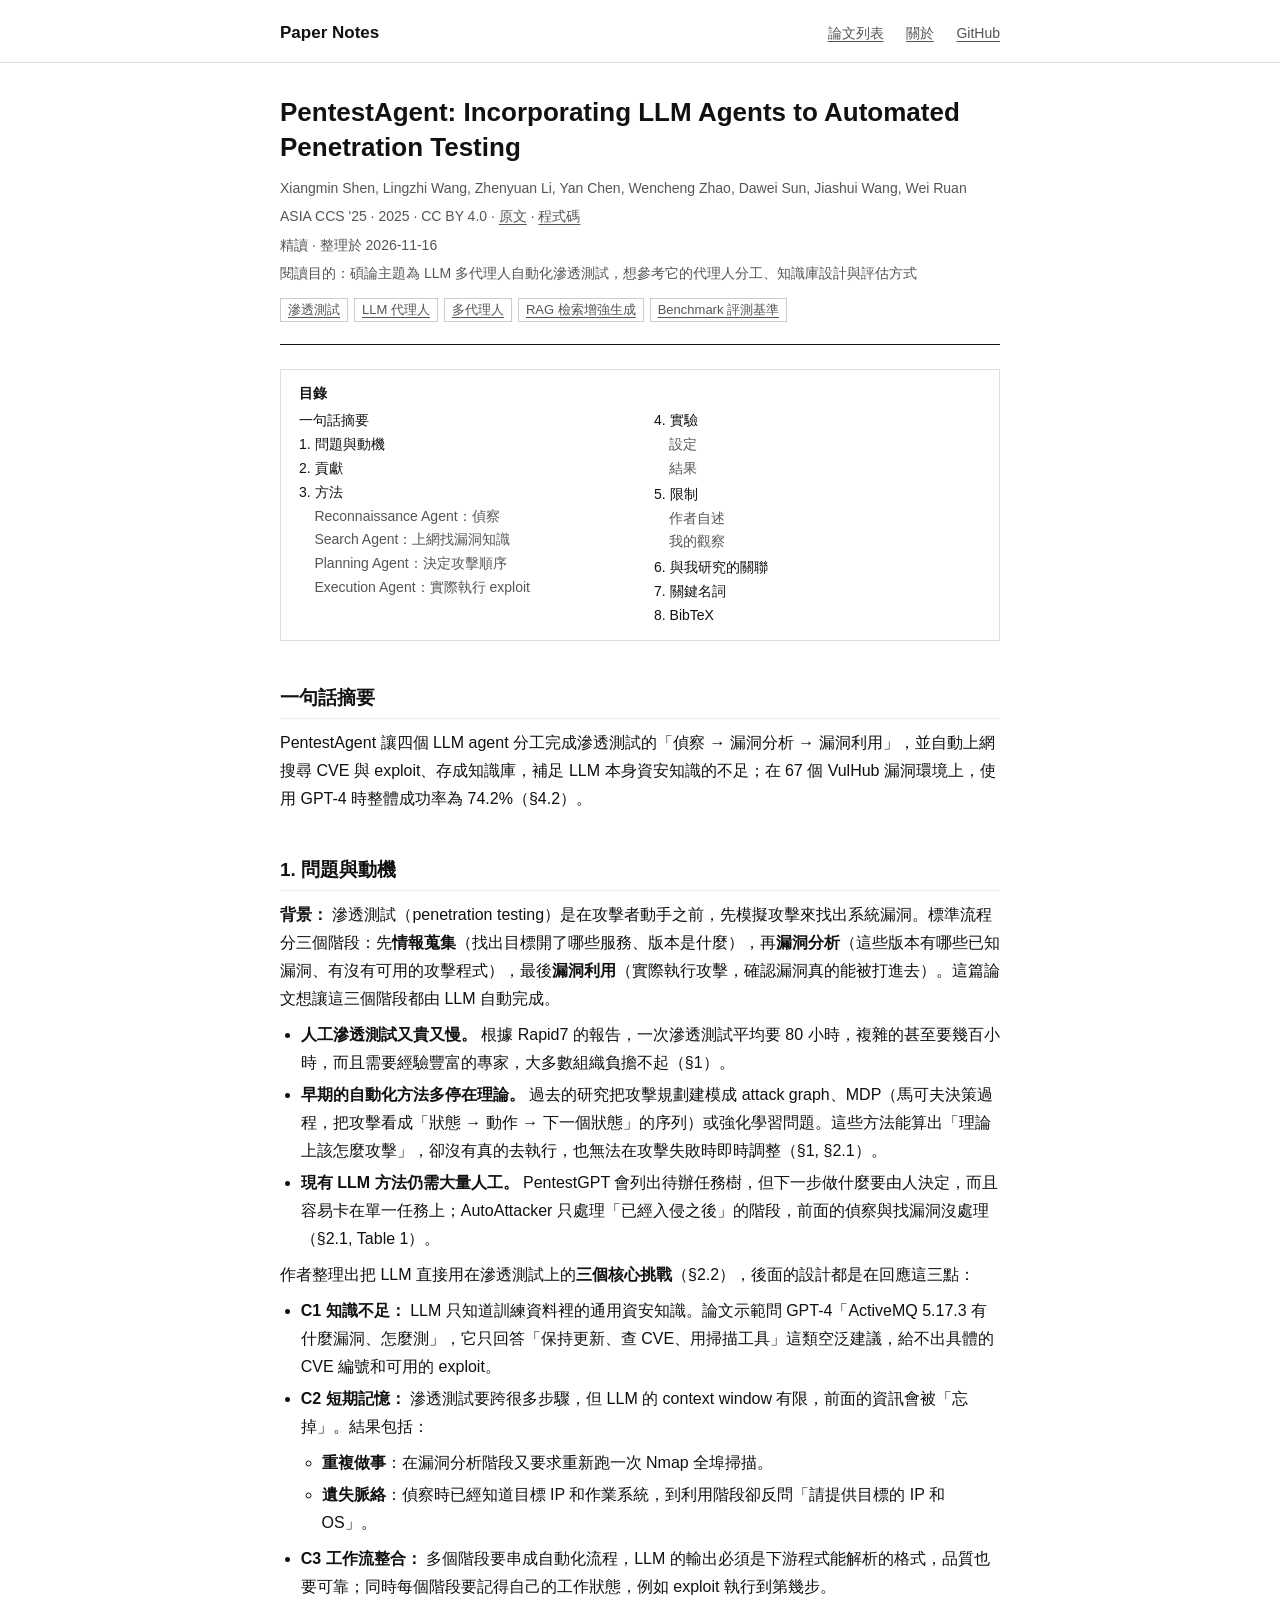
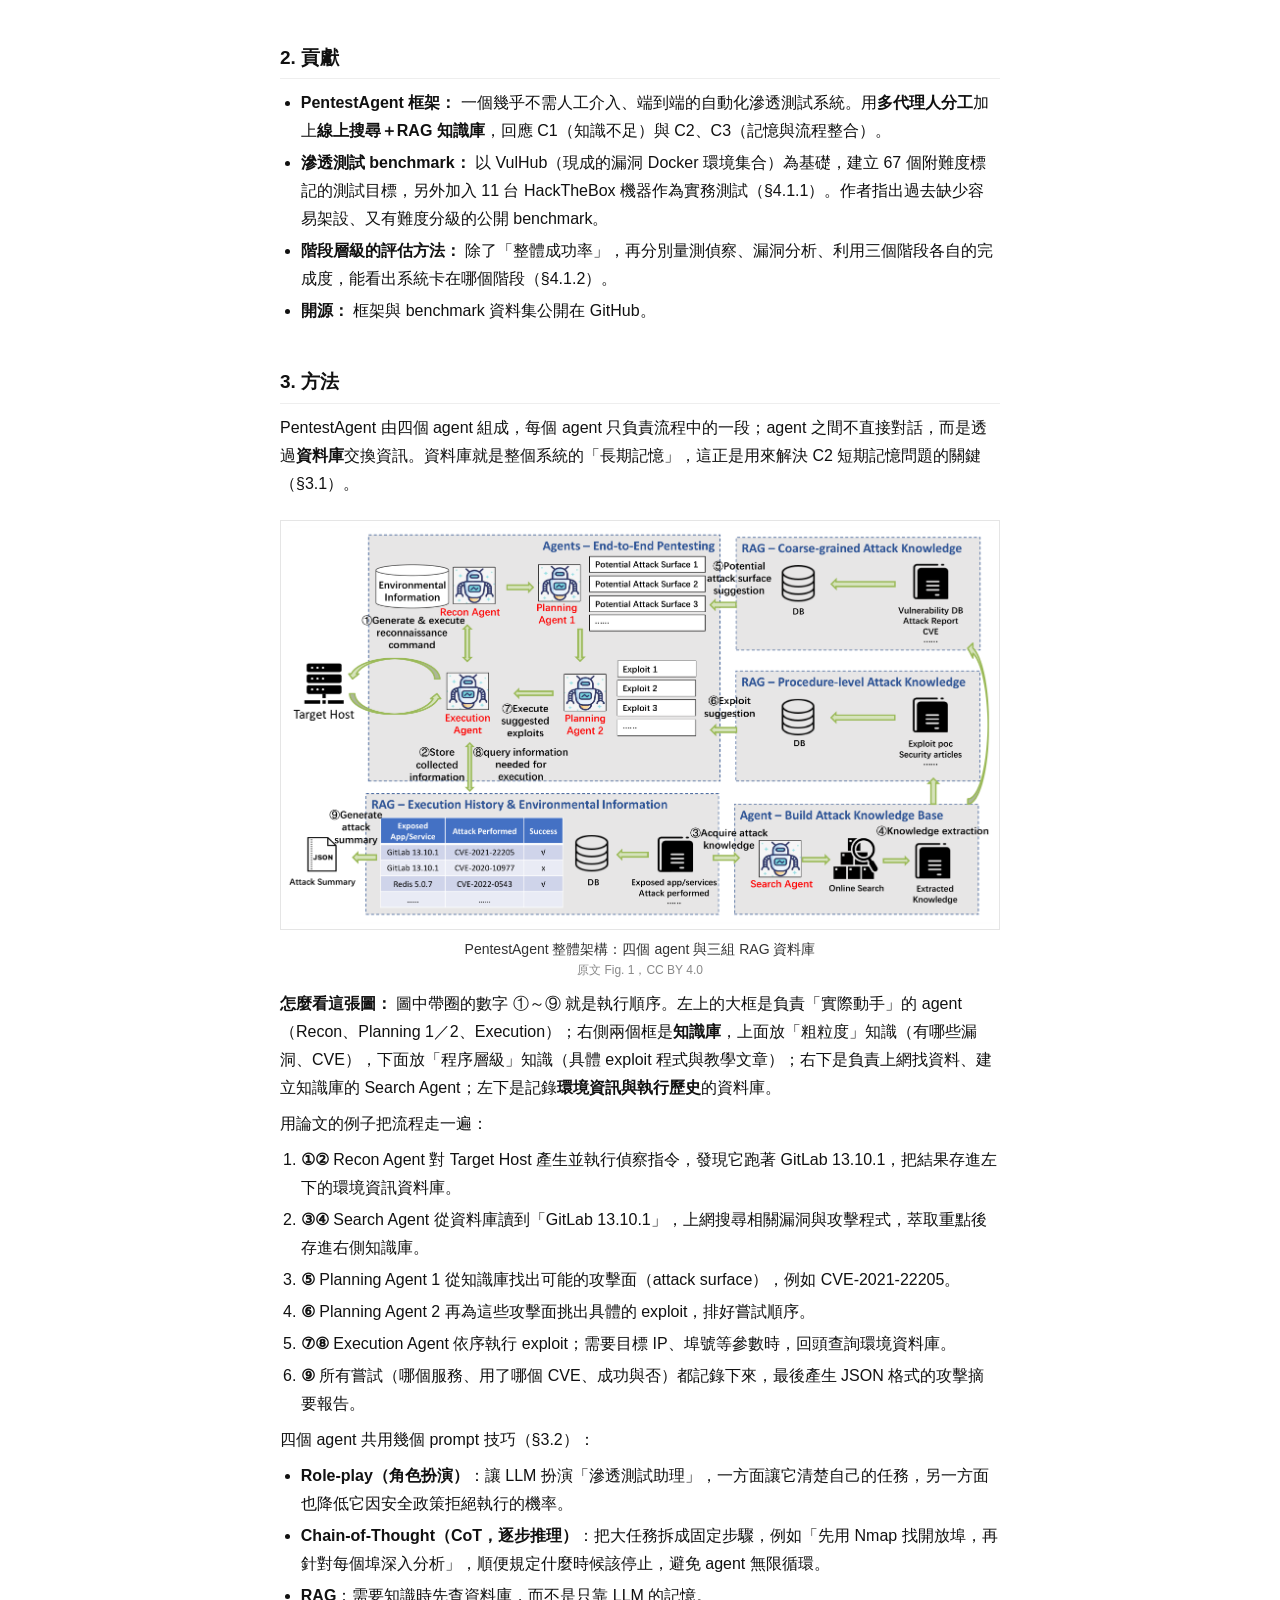
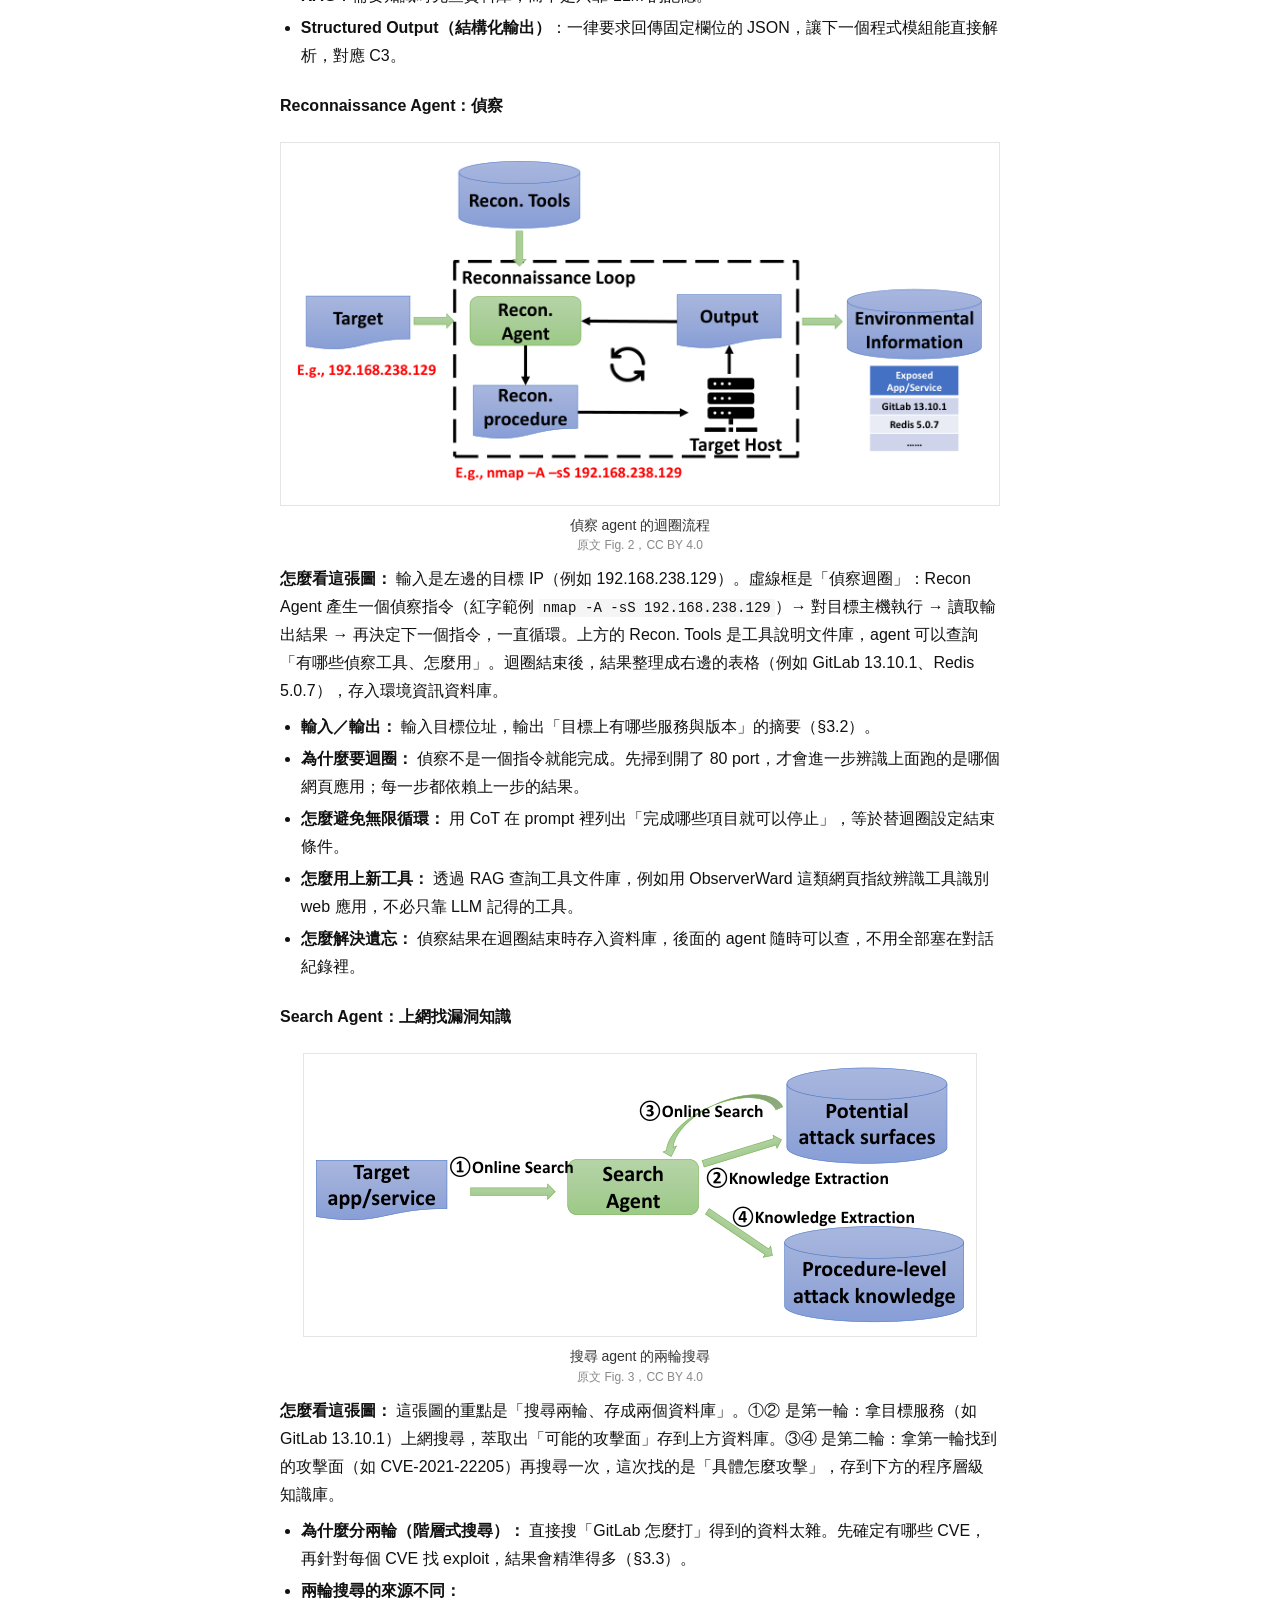
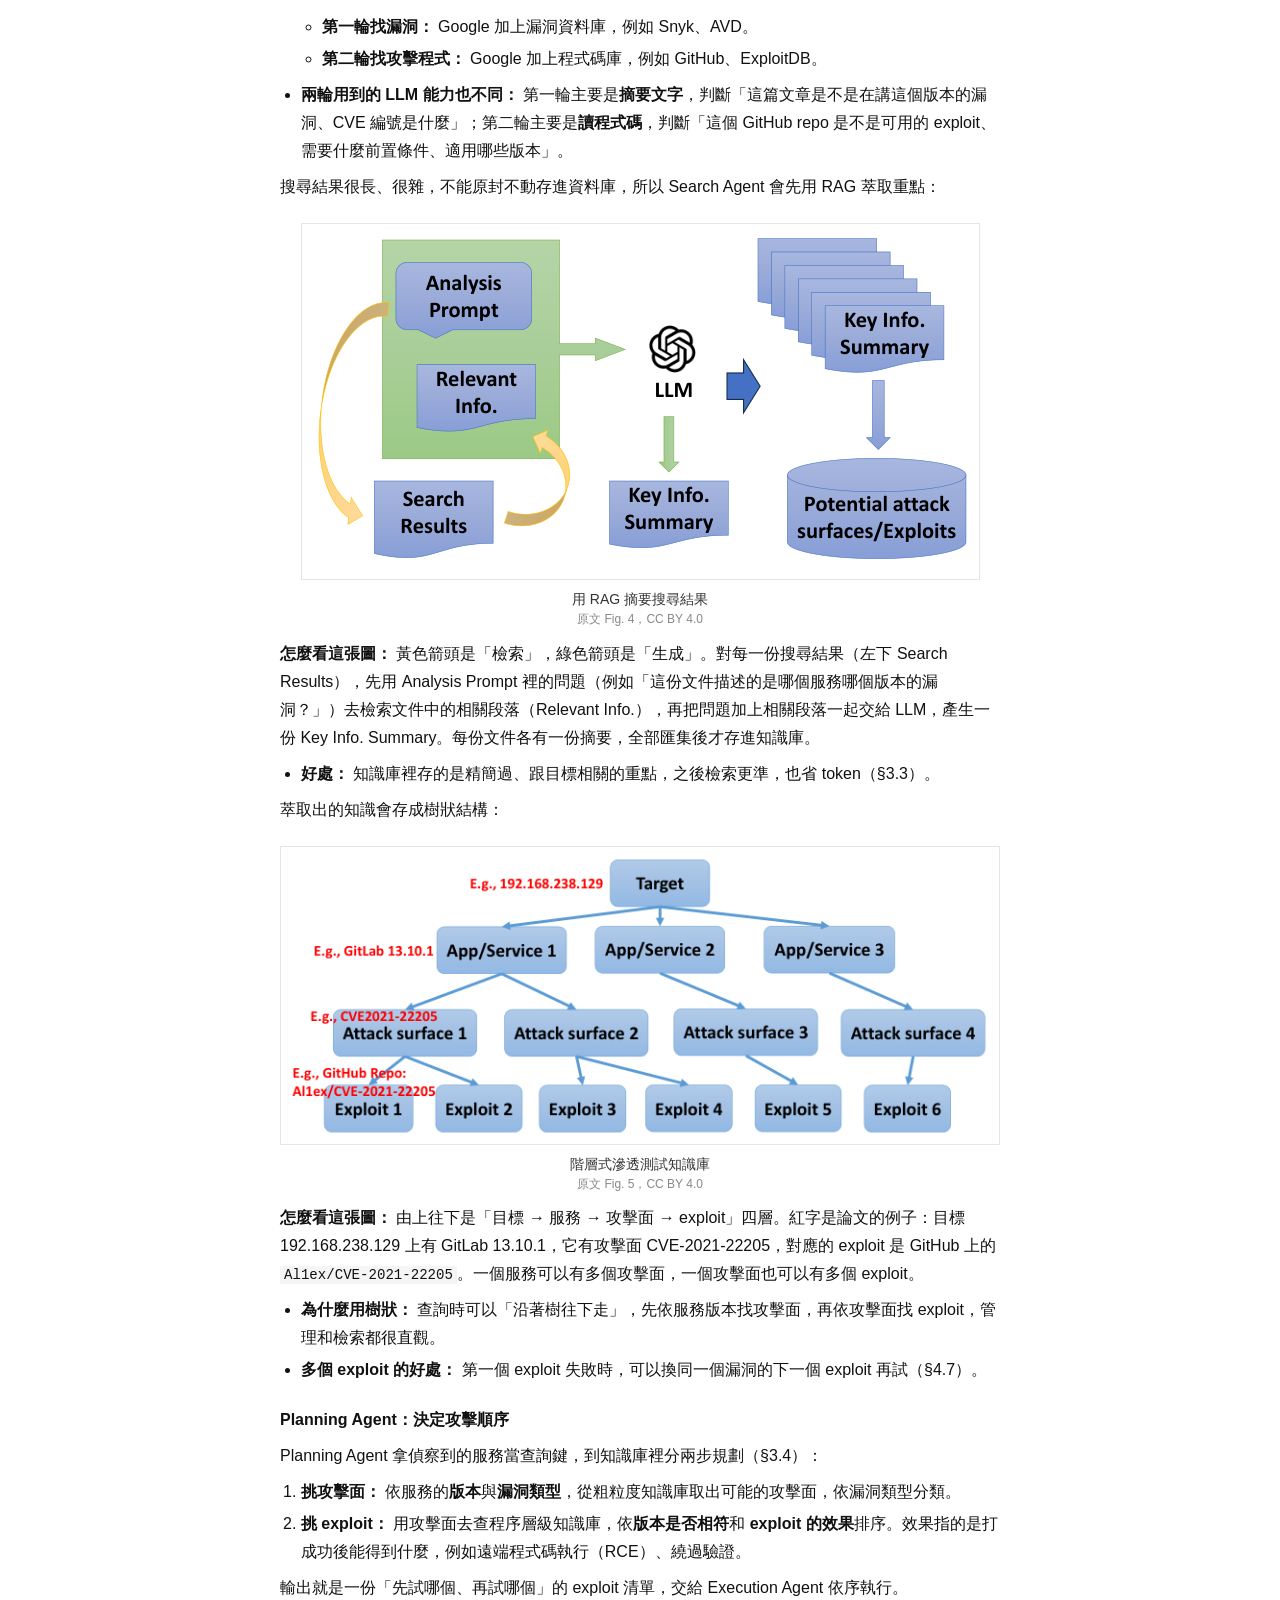
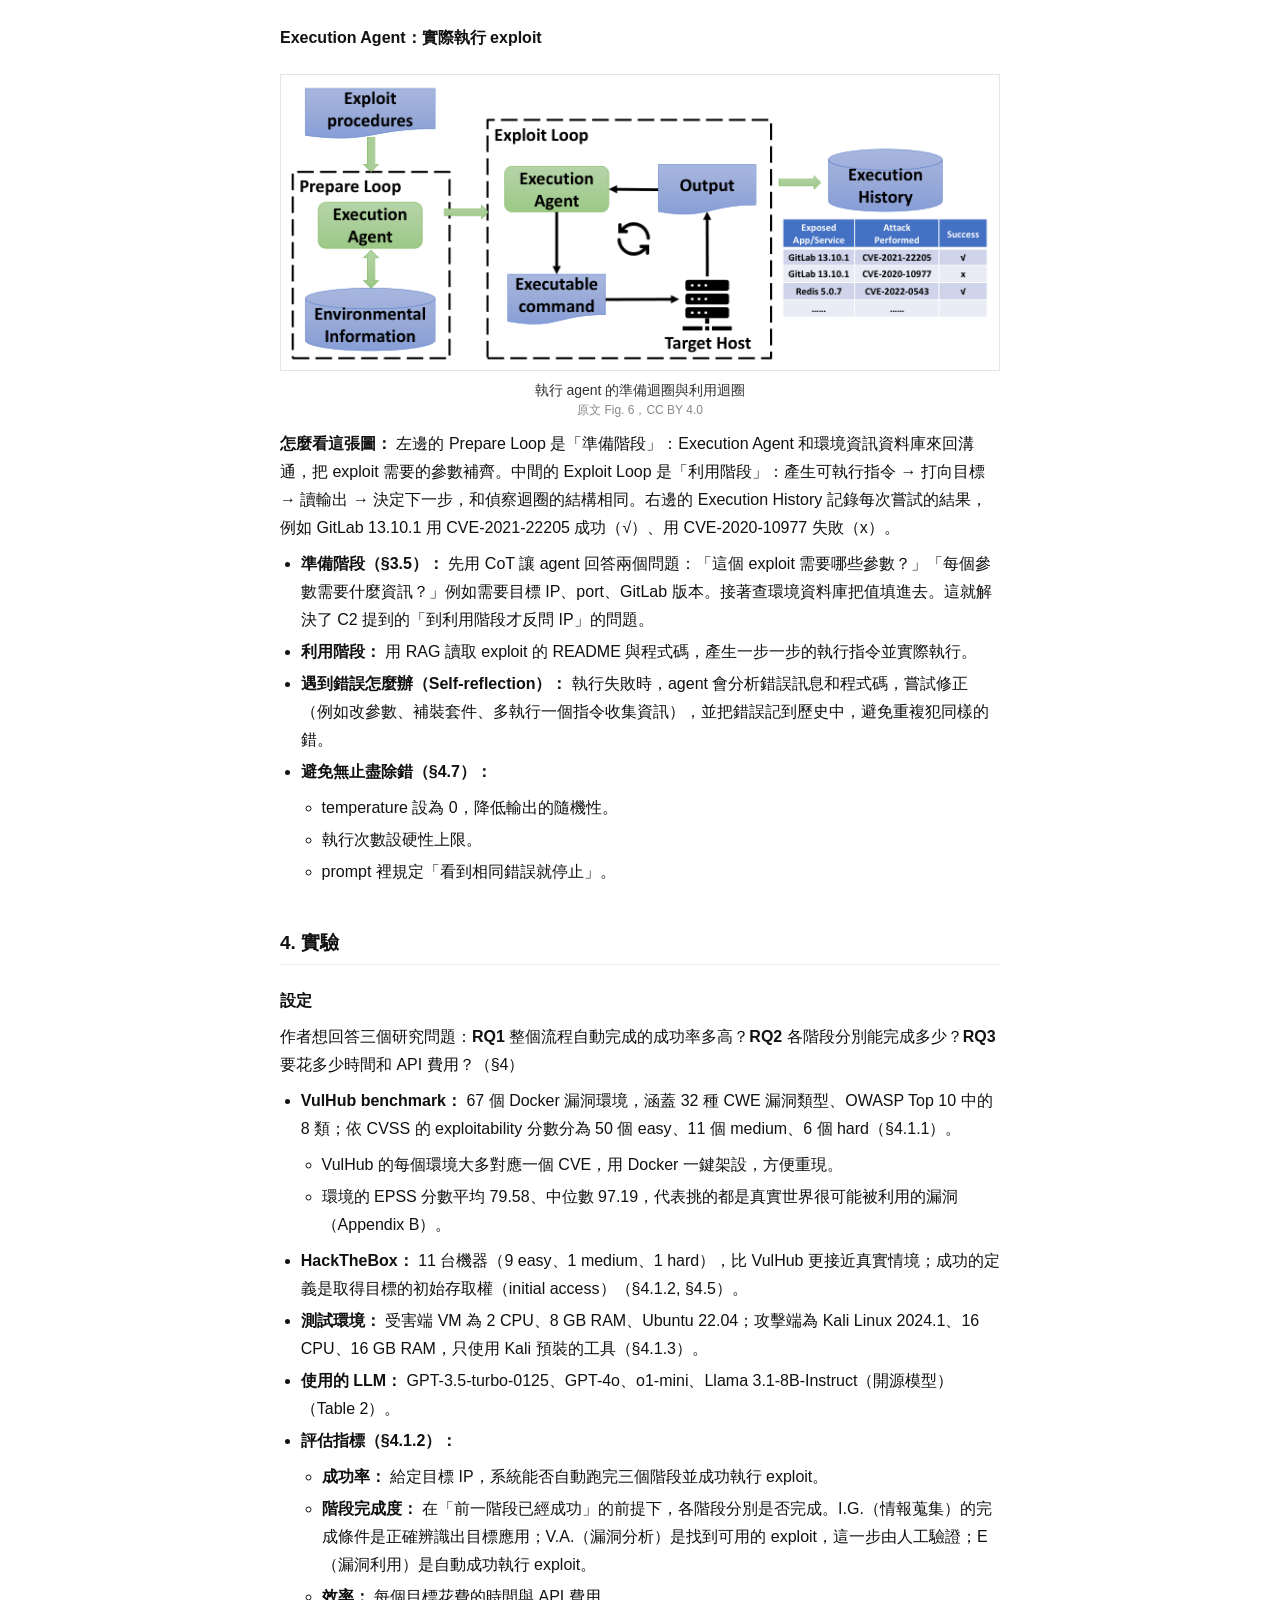
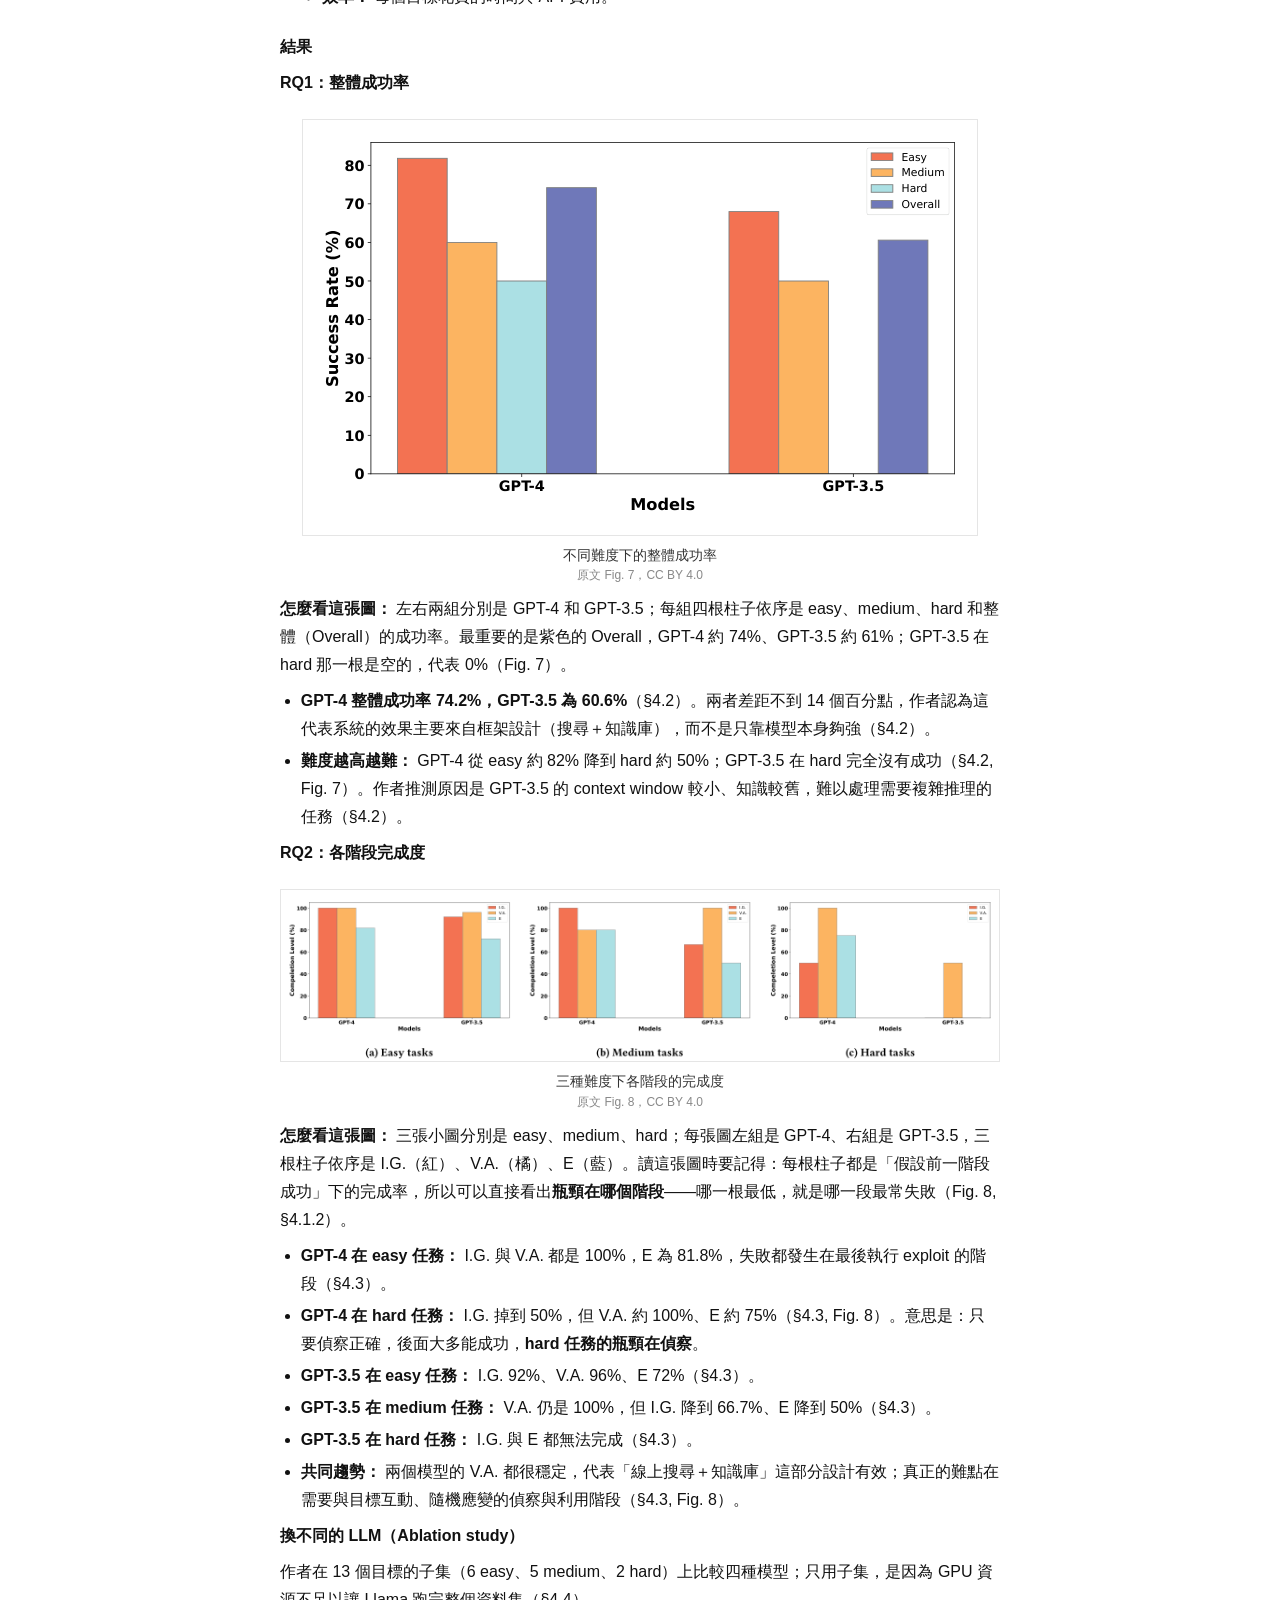
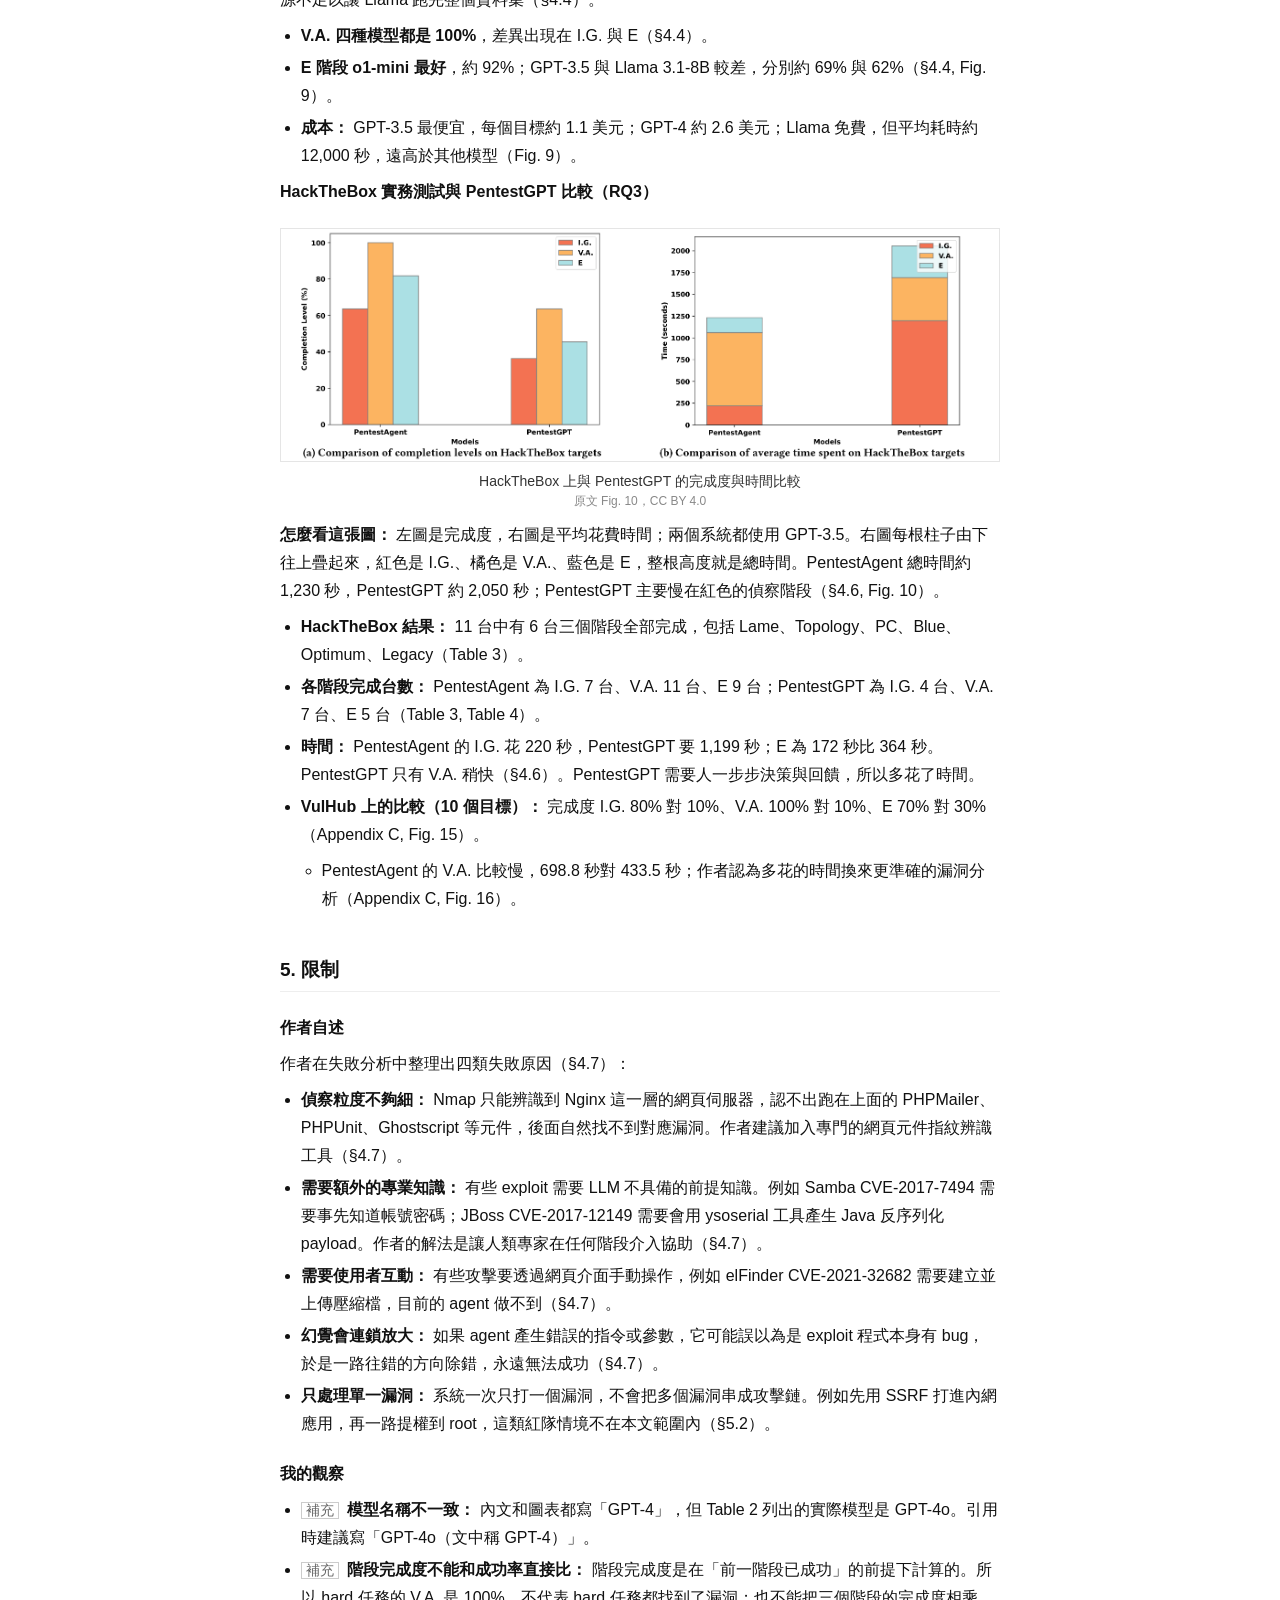
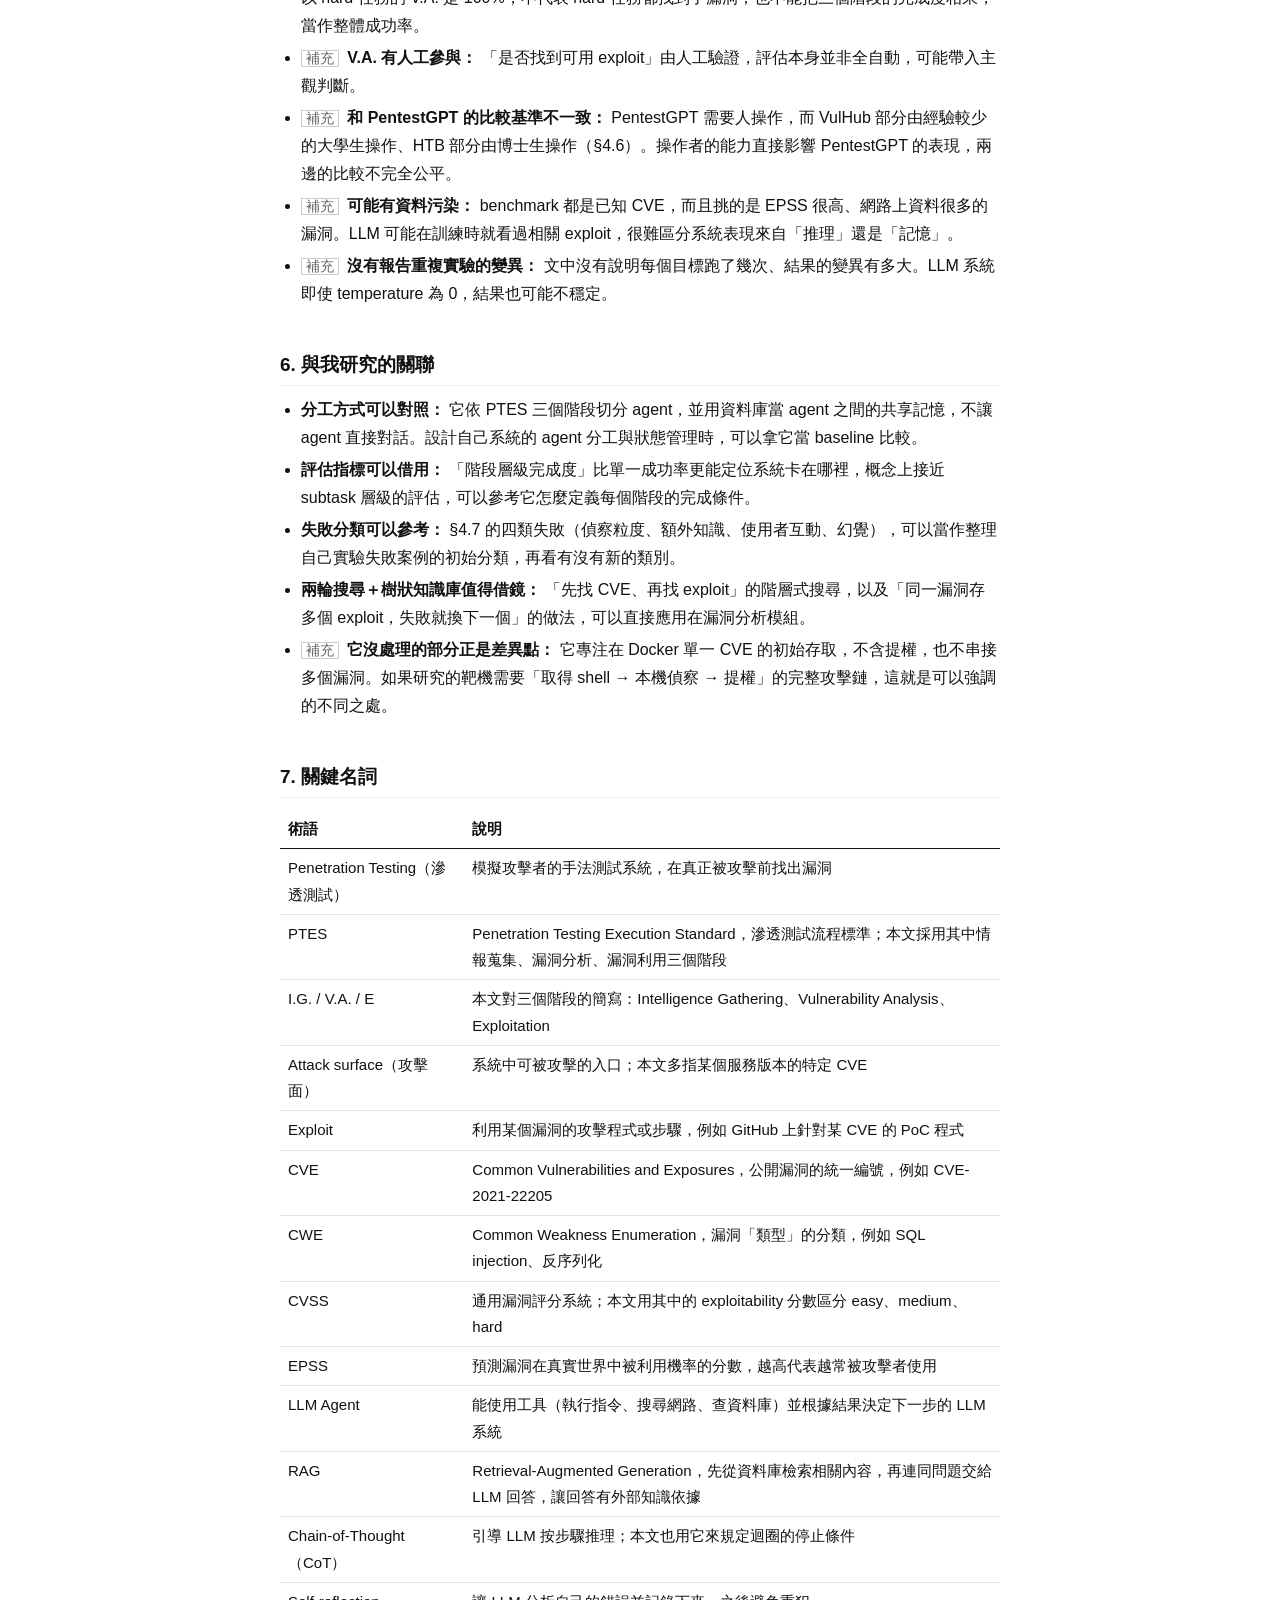
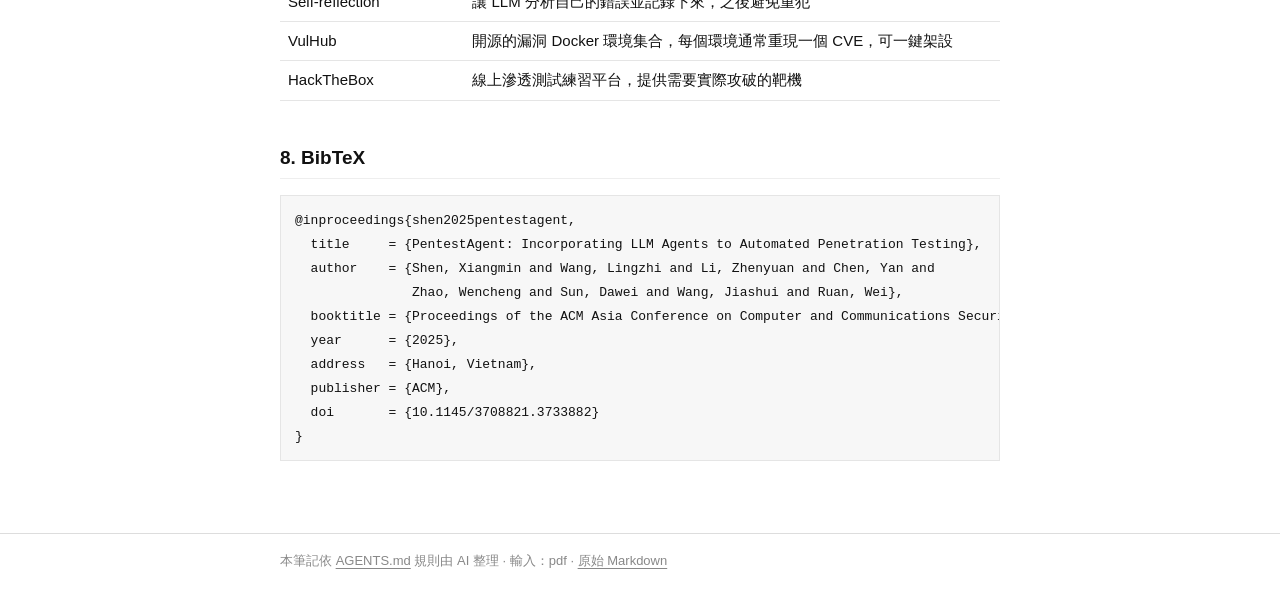
<file: docs/notes/2025-shen-pentestagent.html>
<!DOCTYPE html>
<html lang="zh-Hant">
<head>
<meta charset="utf-8">
<meta name="viewport" content="width=device-width, initial-scale=1">
<title>PentestAgent — Paper Notes</title>
<meta name="description" content="PentestAgent 讓四個 LLM agent 分工完成滲透測試的「偵察 → 漏洞分析 → 漏洞利用」，並自動上網搜尋 CVE 與 exploit、存成知識庫，補足 LLM 本身資安知識的不足；在 67 個 VulHub 漏洞環境上，使用 GPT-4 時整體成功率為 74.2%（§4.2）。">
<link rel="stylesheet" href="../style.css">
</head>
<body>
<header class="site-header">
  <div class="wrap">
    <a class="site-title" href="../index.html">Paper Notes</a>
    <nav class="site-nav">
      <a href="../index.html">論文列表</a>
      <a href="../about.html">關於</a>
      <a href="https://github.com/OWNER/REPO" data-repo-link>GitHub</a>
    </nav>
  </div>
</header>
<main>
  <div class="wrap">
<div class="note-head">
<h1>PentestAgent: Incorporating LLM Agents to Automated Penetration Testing</h1>
<p class="meta">Xiangmin Shen, Lingzhi Wang, Zhenyuan Li, Yan Chen, Wencheng Zhao, Dawei Sun, Jiashui Wang, Wei Ruan</p>
<p class="meta">ASIA CCS &#x27;25 · 2025 · CC BY 4.0 · <a href="https://doi.org/10.1145/3708821.3733882">原文</a> · <a href="https://github.com/nbshenxm/pentest-agent">程式碼</a></p>
<p class="meta">精讀 · 整理於 2026-11-16</p>
<p class="meta">閱讀目的：碩論主題為 LLM 多代理人自動化滲透測試，想參考它的代理人分工、知識庫設計與評估方式</p>
<div class="tags"><a class="tag" href="../index.html#tag=penetration-testing">滲透測試</a><a class="tag" href="../index.html#tag=llm-agent">LLM 代理人</a><a class="tag" href="../index.html#tag=multi-agent">多代理人</a><a class="tag" href="../index.html#tag=rag">RAG 檢索增強生成</a><a class="tag" href="../index.html#tag=benchmark">Benchmark 評測基準</a></div>
</div><nav class="toc"><div class="toc-title">目錄</div><ol><li><a href="#一句話摘要">一句話摘要</a></li><li><a href="#1-問題與動機">1. 問題與動機</a></li><li><a href="#2-貢獻">2. 貢獻</a></li><li><a href="#3-方法">3. 方法</a><ul><li><a href="#reconnaissance-agent偵察">Reconnaissance Agent：偵察</a></li><li><a href="#search-agent上網找漏洞知識">Search Agent：上網找漏洞知識</a></li><li><a href="#planning-agent決定攻擊順序">Planning Agent：決定攻擊順序</a></li><li><a href="#execution-agent實際執行-exploit">Execution Agent：實際執行 exploit</a></li></ul></li><li><a href="#4-實驗">4. 實驗</a><ul><li><a href="#設定">設定</a></li><li><a href="#結果">結果</a></li></ul></li><li><a href="#5-限制">5. 限制</a><ul><li><a href="#作者自述">作者自述</a></li><li><a href="#我的觀察">我的觀察</a></li></ul></li><li><a href="#6-與我研究的關聯">6. 與我研究的關聯</a></li><li><a href="#7-關鍵名詞">7. 關鍵名詞</a></li><li><a href="#8-bibtex">8. BibTeX</a></li></ol></nav><h2 id="一句話摘要">一句話摘要</h2>
<p>PentestAgent 讓四個 LLM agent 分工完成滲透測試的「偵察 → 漏洞分析 → 漏洞利用」，並自動上網搜尋 CVE 與 exploit、存成知識庫，補足 LLM 本身資安知識的不足；在 67 個 VulHub 漏洞環境上，使用 GPT-4 時整體成功率為 74.2%（§4.2）。</p>
<h2 id="1-問題與動機">1. 問題與動機</h2>
<p><strong>背景：</strong> 滲透測試（penetration testing）是在攻擊者動手之前，先模擬攻擊來找出系統漏洞。標準流程分三個階段：先<strong>情報蒐集</strong>（找出目標開了哪些服務、版本是什麼），再<strong>漏洞分析</strong>（這些版本有哪些已知漏洞、有沒有可用的攻擊程式），最後<strong>漏洞利用</strong>（實際執行攻擊，確認漏洞真的能被打進去）。這篇論文想讓這三個階段都由 LLM 自動完成。</p>
<ul>
<li><strong>人工滲透測試又貴又慢。</strong> 根據 Rapid7 的報告，一次滲透測試平均要 80 小時，複雜的甚至要幾百小時，而且需要經驗豐富的專家，大多數組織負擔不起（§1）。</li>
<li><strong>早期的自動化方法多停在理論。</strong> 過去的研究把攻擊規劃建模成 attack graph、MDP（馬可夫決策過程，把攻擊看成「狀態 → 動作 → 下一個狀態」的序列）或強化學習問題。這些方法能算出「理論上該怎麼攻擊」，卻沒有真的去執行，也無法在攻擊失敗時即時調整（§1, §2.1）。</li>
<li><strong>現有 LLM 方法仍需大量人工。</strong> PentestGPT 會列出待辦任務樹，但下一步做什麼要由人決定，而且容易卡在單一任務上；AutoAttacker 只處理「已經入侵之後」的階段，前面的偵察與找漏洞沒處理（§2.1, Table 1）。</li>
</ul>
<p>作者整理出把 LLM 直接用在滲透測試上的<strong>三個核心挑戰</strong>（§2.2），後面的設計都是在回應這三點：</p>
<ul>
<li><strong>C1 知識不足：</strong> LLM 只知道訓練資料裡的通用資安知識。論文示範問 GPT-4「ActiveMQ 5.17.3 有什麼漏洞、怎麼測」，它只回答「保持更新、查 CVE、用掃描工具」這類空泛建議，給不出具體的 CVE 編號和可用的 exploit。</li>
<li><strong>C2 短期記憶：</strong> 滲透測試要跨很多步驟，但 LLM 的 context window 有限，前面的資訊會被「忘掉」。結果包括：<ul>
<li><strong>重複做事</strong>：在漏洞分析階段又要求重新跑一次 Nmap 全埠掃描。</li>
<li><strong>遺失脈絡</strong>：偵察時已經知道目標 IP 和作業系統，到利用階段卻反問「請提供目標的 IP 和 OS」。</li>
</ul>
</li>
<li><strong>C3 工作流整合：</strong> 多個階段要串成自動化流程，LLM 的輸出必須是下游程式能解析的格式，品質也要可靠；同時每個階段要記得自己的工作狀態，例如 exploit 執行到第幾步。</li>
</ul>
<h2 id="2-貢獻">2. 貢獻</h2>
<ul>
<li><strong>PentestAgent 框架：</strong> 一個幾乎不需人工介入、端到端的自動化滲透測試系統。用<strong>多代理人分工</strong>加上<strong>線上搜尋＋RAG 知識庫</strong>，回應 C1（知識不足）與 C2、C3（記憶與流程整合）。</li>
<li><strong>滲透測試 benchmark：</strong> 以 VulHub（現成的漏洞 Docker 環境集合）為基礎，建立 67 個附難度標記的測試目標，另外加入 11 台 HackTheBox 機器作為實務測試（§4.1.1）。作者指出過去缺少容易架設、又有難度分級的公開 benchmark。</li>
<li><strong>階段層級的評估方法：</strong> 除了「整體成功率」，再分別量測偵察、漏洞分析、利用三個階段各自的完成度，能看出系統卡在哪個階段（§4.1.2）。</li>
<li><strong>開源：</strong> 框架與 benchmark 資料集公開在 GitHub。</li>
</ul>
<h2 id="3-方法">3. 方法</h2>
<p>PentestAgent 由四個 agent 組成，每個 agent 只負責流程中的一段；agent 之間不直接對話，而是透過<strong>資料庫</strong>交換資訊。資料庫就是整個系統的「長期記憶」，這正是用來解決 C2 短期記憶問題的關鍵（§3.1）。</p>
<figure><a href="../assets/figures/2025-shen-pentestagent/fig1.png" target="_blank" rel="noopener"><img src="../assets/figures/2025-shen-pentestagent/fig1.png" alt="PentestAgent 整體架構：四個 agent 與三組 RAG 資料庫" loading="lazy"></a><figcaption>PentestAgent 整體架構：四個 agent 與三組 RAG 資料庫<span class=src>原文 Fig. 1，CC BY 4.0</span></figcaption></figure>
<p><strong>怎麼看這張圖：</strong> 圖中帶圈的數字 ①～⑨ 就是執行順序。左上的大框是負責「實際動手」的 agent（Recon、Planning 1／2、Execution）；右側兩個框是<strong>知識庫</strong>，上面放「粗粒度」知識（有哪些漏洞、CVE），下面放「程序層級」知識（具體 exploit 程式與教學文章）；右下是負責上網找資料、建立知識庫的 Search Agent；左下是記錄<strong>環境資訊與執行歷史</strong>的資料庫。</p>
<p>用論文的例子把流程走一遍：</p>
<ol>
<li><strong>①②</strong> Recon Agent 對 Target Host 產生並執行偵察指令，發現它跑著 GitLab 13.10.1，把結果存進左下的環境資訊資料庫。</li>
<li><strong>③④</strong> Search Agent 從資料庫讀到「GitLab 13.10.1」，上網搜尋相關漏洞與攻擊程式，萃取重點後存進右側知識庫。</li>
<li><strong>⑤</strong> Planning Agent 1 從知識庫找出可能的攻擊面（attack surface），例如 CVE-2021-22205。</li>
<li><strong>⑥</strong> Planning Agent 2 再為這些攻擊面挑出具體的 exploit，排好嘗試順序。</li>
<li><strong>⑦⑧</strong> Execution Agent 依序執行 exploit；需要目標 IP、埠號等參數時，回頭查詢環境資料庫。</li>
<li><strong>⑨</strong> 所有嘗試（哪個服務、用了哪個 CVE、成功與否）都記錄下來，最後產生 JSON 格式的攻擊摘要報告。</li>
</ol>
<p>四個 agent 共用幾個 prompt 技巧（§3.2）：</p>
<ul>
<li><strong>Role-play（角色扮演）</strong>：讓 LLM 扮演「滲透測試助理」，一方面讓它清楚自己的任務，另一方面也降低它因安全政策拒絕執行的機率。</li>
<li><strong>Chain-of-Thought（CoT，逐步推理）</strong>：把大任務拆成固定步驟，例如「先用 Nmap 找開放埠，再針對每個埠深入分析」，順便規定什麼時候該停止，避免 agent 無限循環。</li>
<li><strong>RAG</strong>：需要知識時先查資料庫，而不是只靠 LLM 的記憶。</li>
<li><strong>Structured Output（結構化輸出）</strong>：一律要求回傳固定欄位的 JSON，讓下一個程式模組能直接解析，對應 C3。</li>
</ul>
<h3 id="reconnaissance-agent偵察">Reconnaissance Agent：偵察</h3>
<figure><a href="../assets/figures/2025-shen-pentestagent/fig2.png" target="_blank" rel="noopener"><img src="../assets/figures/2025-shen-pentestagent/fig2.png" alt="偵察 agent 的迴圈流程" loading="lazy"></a><figcaption>偵察 agent 的迴圈流程<span class=src>原文 Fig. 2，CC BY 4.0</span></figcaption></figure>
<p><strong>怎麼看這張圖：</strong> 輸入是左邊的目標 IP（例如 192.168.238.129）。虛線框是「偵察迴圈」：Recon Agent 產生一個偵察指令（紅字範例 <code>nmap -A -sS 192.168.238.129</code>）→ 對目標主機執行 → 讀取輸出結果 → 再決定下一個指令，一直循環。上方的 Recon. Tools 是工具說明文件庫，agent 可以查詢「有哪些偵察工具、怎麼用」。迴圈結束後，結果整理成右邊的表格（例如 GitLab 13.10.1、Redis 5.0.7），存入環境資訊資料庫。</p>
<ul>
<li><strong>輸入／輸出：</strong> 輸入目標位址，輸出「目標上有哪些服務與版本」的摘要（§3.2）。</li>
<li><strong>為什麼要迴圈：</strong> 偵察不是一個指令就能完成。先掃到開了 80 port，才會進一步辨識上面跑的是哪個網頁應用；每一步都依賴上一步的結果。</li>
<li><strong>怎麼避免無限循環：</strong> 用 CoT 在 prompt 裡列出「完成哪些項目就可以停止」，等於替迴圈設定結束條件。</li>
<li><strong>怎麼用上新工具：</strong> 透過 RAG 查詢工具文件庫，例如用 ObserverWard 這類網頁指紋辨識工具識別 web 應用，不必只靠 LLM 記得的工具。</li>
<li><strong>怎麼解決遺忘：</strong> 偵察結果在迴圈結束時存入資料庫，後面的 agent 隨時可以查，不用全部塞在對話紀錄裡。</li>
</ul>
<h3 id="search-agent上網找漏洞知識">Search Agent：上網找漏洞知識</h3>
<figure><a href="../assets/figures/2025-shen-pentestagent/fig3.png" target="_blank" rel="noopener"><img src="../assets/figures/2025-shen-pentestagent/fig3.png" alt="搜尋 agent 的兩輪搜尋" loading="lazy"></a><figcaption>搜尋 agent 的兩輪搜尋<span class=src>原文 Fig. 3，CC BY 4.0</span></figcaption></figure>
<p><strong>怎麼看這張圖：</strong> 這張圖的重點是「搜尋兩輪、存成兩個資料庫」。①② 是第一輪：拿目標服務（如 GitLab 13.10.1）上網搜尋，萃取出「可能的攻擊面」存到上方資料庫。③④ 是第二輪：拿第一輪找到的攻擊面（如 CVE-2021-22205）再搜尋一次，這次找的是「具體怎麼攻擊」，存到下方的程序層級知識庫。</p>
<ul>
<li><strong>為什麼分兩輪（階層式搜尋）：</strong> 直接搜「GitLab 怎麼打」得到的資料太雜。先確定有哪些 CVE，再針對每個 CVE 找 exploit，結果會精準得多（§3.3）。</li>
<li><strong>兩輪搜尋的來源不同：</strong><ul>
<li><strong>第一輪找漏洞：</strong> Google 加上漏洞資料庫，例如 Snyk、AVD。</li>
<li><strong>第二輪找攻擊程式：</strong> Google 加上程式碼庫，例如 GitHub、ExploitDB。</li>
</ul>
</li>
<li><strong>兩輪用到的 LLM 能力也不同：</strong> 第一輪主要是<strong>摘要文字</strong>，判斷「這篇文章是不是在講這個版本的漏洞、CVE 編號是什麼」；第二輪主要是<strong>讀程式碼</strong>，判斷「這個 GitHub repo 是不是可用的 exploit、需要什麼前置條件、適用哪些版本」。</li>
</ul>
<p>搜尋結果很長、很雜，不能原封不動存進資料庫，所以 Search Agent 會先用 RAG 萃取重點：</p>
<figure><a href="../assets/figures/2025-shen-pentestagent/fig4.png" target="_blank" rel="noopener"><img src="../assets/figures/2025-shen-pentestagent/fig4.png" alt="用 RAG 摘要搜尋結果" loading="lazy"></a><figcaption>用 RAG 摘要搜尋結果<span class=src>原文 Fig. 4，CC BY 4.0</span></figcaption></figure>
<p><strong>怎麼看這張圖：</strong> 黃色箭頭是「檢索」，綠色箭頭是「生成」。對每一份搜尋結果（左下 Search Results），先用 Analysis Prompt 裡的問題（例如「這份文件描述的是哪個服務哪個版本的漏洞？」）去檢索文件中的相關段落（Relevant Info.），再把問題加上相關段落一起交給 LLM，產生一份 Key Info. Summary。每份文件各有一份摘要，全部匯集後才存進知識庫。</p>
<ul>
<li><strong>好處：</strong> 知識庫裡存的是精簡過、跟目標相關的重點，之後檢索更準，也省 token（§3.3）。</li>
</ul>
<p>萃取出的知識會存成樹狀結構：</p>
<figure><a href="../assets/figures/2025-shen-pentestagent/fig5.png" target="_blank" rel="noopener"><img src="../assets/figures/2025-shen-pentestagent/fig5.png" alt="階層式滲透測試知識庫" loading="lazy"></a><figcaption>階層式滲透測試知識庫<span class=src>原文 Fig. 5，CC BY 4.0</span></figcaption></figure>
<p><strong>怎麼看這張圖：</strong> 由上往下是「目標 → 服務 → 攻擊面 → exploit」四層。紅字是論文的例子：目標 192.168.238.129 上有 GitLab 13.10.1，它有攻擊面 CVE-2021-22205，對應的 exploit 是 GitHub 上的 <code>Al1ex/CVE-2021-22205</code>。一個服務可以有多個攻擊面，一個攻擊面也可以有多個 exploit。</p>
<ul>
<li><strong>為什麼用樹狀：</strong> 查詢時可以「沿著樹往下走」，先依服務版本找攻擊面，再依攻擊面找 exploit，管理和檢索都很直觀。</li>
<li><strong>多個 exploit 的好處：</strong> 第一個 exploit 失敗時，可以換同一個漏洞的下一個 exploit 再試（§4.7）。</li>
</ul>
<h3 id="planning-agent決定攻擊順序">Planning Agent：決定攻擊順序</h3>
<p>Planning Agent 拿偵察到的服務當查詢鍵，到知識庫裡分兩步規劃（§3.4）：</p>
<ol>
<li><strong>挑攻擊面：</strong> 依服務的<strong>版本</strong>與<strong>漏洞類型</strong>，從粗粒度知識庫取出可能的攻擊面，依漏洞類型分類。</li>
<li><strong>挑 exploit：</strong> 用攻擊面去查程序層級知識庫，依<strong>版本是否相符</strong>和 <strong>exploit 的效果</strong>排序。效果指的是打成功後能得到什麼，例如遠端程式碼執行（RCE）、繞過驗證。</li>
</ol>
<p>輸出就是一份「先試哪個、再試哪個」的 exploit 清單，交給 Execution Agent 依序執行。</p>
<h3 id="execution-agent實際執行-exploit">Execution Agent：實際執行 exploit</h3>
<figure><a href="../assets/figures/2025-shen-pentestagent/fig6.png" target="_blank" rel="noopener"><img src="../assets/figures/2025-shen-pentestagent/fig6.png" alt="執行 agent 的準備迴圈與利用迴圈" loading="lazy"></a><figcaption>執行 agent 的準備迴圈與利用迴圈<span class=src>原文 Fig. 6，CC BY 4.0</span></figcaption></figure>
<p><strong>怎麼看這張圖：</strong> 左邊的 Prepare Loop 是「準備階段」：Execution Agent 和環境資訊資料庫來回溝通，把 exploit 需要的參數補齊。中間的 Exploit Loop 是「利用階段」：產生可執行指令 → 打向目標 → 讀輸出 → 決定下一步，和偵察迴圈的結構相同。右邊的 Execution History 記錄每次嘗試的結果，例如 GitLab 13.10.1 用 CVE-2021-22205 成功（√）、用 CVE-2020-10977 失敗（x）。</p>
<ul>
<li><strong>準備階段（§3.5）：</strong> 先用 CoT 讓 agent 回答兩個問題：「這個 exploit 需要哪些參數？」「每個參數需要什麼資訊？」例如需要目標 IP、port、GitLab 版本。接著查環境資料庫把值填進去。這就解決了 C2 提到的「到利用階段才反問 IP」的問題。</li>
<li><strong>利用階段：</strong> 用 RAG 讀取 exploit 的 README 與程式碼，產生一步一步的執行指令並實際執行。</li>
<li><strong>遇到錯誤怎麼辦（Self-reflection）：</strong> 執行失敗時，agent 會分析錯誤訊息和程式碼，嘗試修正（例如改參數、補裝套件、多執行一個指令收集資訊），並把錯誤記到歷史中，避免重複犯同樣的錯。</li>
<li><strong>避免無止盡除錯（§4.7）：</strong><ul>
<li>temperature 設為 0，降低輸出的隨機性。</li>
<li>執行次數設硬性上限。</li>
<li>prompt 裡規定「看到相同錯誤就停止」。</li>
</ul>
</li>
</ul>
<h2 id="4-實驗">4. 實驗</h2>
<h3 id="設定">設定</h3>
<p>作者想回答三個研究問題：<strong>RQ1</strong> 整個流程自動完成的成功率多高？<strong>RQ2</strong> 各階段分別能完成多少？<strong>RQ3</strong> 要花多少時間和 API 費用？（§4）</p>
<ul>
<li><strong>VulHub benchmark：</strong> 67 個 Docker 漏洞環境，涵蓋 32 種 CWE 漏洞類型、OWASP Top 10 中的 8 類；依 CVSS 的 exploitability 分數分為 50 個 easy、11 個 medium、6 個 hard（§4.1.1）。<ul>
<li>VulHub 的每個環境大多對應一個 CVE，用 Docker 一鍵架設，方便重現。</li>
<li>環境的 EPSS 分數平均 79.58、中位數 97.19，代表挑的都是真實世界很可能被利用的漏洞（Appendix B）。</li>
</ul>
</li>
<li><strong>HackTheBox：</strong> 11 台機器（9 easy、1 medium、1 hard），比 VulHub 更接近真實情境；成功的定義是取得目標的初始存取權（initial access）（§4.1.2, §4.5）。</li>
<li><strong>測試環境：</strong> 受害端 VM 為 2 CPU、8 GB RAM、Ubuntu 22.04；攻擊端為 Kali Linux 2024.1、16 CPU、16 GB RAM，只使用 Kali 預裝的工具（§4.1.3）。</li>
<li><strong>使用的 LLM：</strong> GPT-3.5-turbo-0125、GPT-4o、o1-mini、Llama 3.1-8B-Instruct（開源模型）（Table 2）。</li>
<li><strong>評估指標（§4.1.2）：</strong><ul>
<li><strong>成功率：</strong> 給定目標 IP，系統能否自動跑完三個階段並成功執行 exploit。</li>
<li><strong>階段完成度：</strong> 在「前一階段已經成功」的前提下，各階段分別是否完成。I.G.（情報蒐集）的完成條件是正確辨識出目標應用；V.A.（漏洞分析）是找到可用的 exploit，這一步由人工驗證；E（漏洞利用）是自動成功執行 exploit。</li>
<li><strong>效率：</strong> 每個目標花費的時間與 API 費用。</li>
</ul>
</li>
</ul>
<h3 id="結果">結果</h3>
<p><strong>RQ1：整體成功率</strong></p>
<figure><a href="../assets/figures/2025-shen-pentestagent/fig7.png" target="_blank" rel="noopener"><img src="../assets/figures/2025-shen-pentestagent/fig7.png" alt="不同難度下的整體成功率" loading="lazy"></a><figcaption>不同難度下的整體成功率<span class=src>原文 Fig. 7，CC BY 4.0</span></figcaption></figure>
<p><strong>怎麼看這張圖：</strong> 左右兩組分別是 GPT-4 和 GPT-3.5；每組四根柱子依序是 easy、medium、hard 和整體（Overall）的成功率。最重要的是紫色的 Overall，GPT-4 約 74%、GPT-3.5 約 61%；GPT-3.5 在 hard 那一根是空的，代表 0%（Fig. 7）。</p>
<ul>
<li><strong>GPT-4 整體成功率 74.2%，GPT-3.5 為 60.6%</strong>（§4.2）。兩者差距不到 14 個百分點，作者認為這代表系統的效果主要來自框架設計（搜尋＋知識庫），而不是只靠模型本身夠強（§4.2）。</li>
<li><strong>難度越高越難：</strong> GPT-4 從 easy 約 82% 降到 hard 約 50%；GPT-3.5 在 hard 完全沒有成功（§4.2, Fig. 7）。作者推測原因是 GPT-3.5 的 context window 較小、知識較舊，難以處理需要複雜推理的任務（§4.2）。</li>
</ul>
<p><strong>RQ2：各階段完成度</strong></p>
<figure><a href="../assets/figures/2025-shen-pentestagent/fig8.png" target="_blank" rel="noopener"><img src="../assets/figures/2025-shen-pentestagent/fig8.png" alt="三種難度下各階段的完成度" loading="lazy"></a><figcaption>三種難度下各階段的完成度<span class=src>原文 Fig. 8，CC BY 4.0</span></figcaption></figure>
<p><strong>怎麼看這張圖：</strong> 三張小圖分別是 easy、medium、hard；每張圖左組是 GPT-4、右組是 GPT-3.5，三根柱子依序是 I.G.（紅）、V.A.（橘）、E（藍）。讀這張圖時要記得：每根柱子都是「假設前一階段成功」下的完成率，所以可以直接看出<strong>瓶頸在哪個階段</strong>——哪一根最低，就是哪一段最常失敗（Fig. 8, §4.1.2）。</p>
<ul>
<li><strong>GPT-4 在 easy 任務：</strong> I.G. 與 V.A. 都是 100%，E 為 81.8%，失敗都發生在最後執行 exploit 的階段（§4.3）。</li>
<li><strong>GPT-4 在 hard 任務：</strong> I.G. 掉到 50%，但 V.A. 約 100%、E 約 75%（§4.3, Fig. 8）。意思是：只要偵察正確，後面大多能成功，<strong>hard 任務的瓶頸在偵察</strong>。</li>
<li><strong>GPT-3.5 在 easy 任務：</strong> I.G. 92%、V.A. 96%、E 72%（§4.3）。</li>
<li><strong>GPT-3.5 在 medium 任務：</strong> V.A. 仍是 100%，但 I.G. 降到 66.7%、E 降到 50%（§4.3）。</li>
<li><strong>GPT-3.5 在 hard 任務：</strong> I.G. 與 E 都無法完成（§4.3）。</li>
<li><strong>共同趨勢：</strong> 兩個模型的 V.A. 都很穩定，代表「線上搜尋＋知識庫」這部分設計有效；真正的難點在需要與目標互動、隨機應變的偵察與利用階段（§4.3, Fig. 8）。</li>
</ul>
<p><strong>換不同的 LLM（Ablation study）</strong></p>
<p>作者在 13 個目標的子集（6 easy、5 medium、2 hard）上比較四種模型；只用子集，是因為 GPU 資源不足以讓 Llama 跑完整個資料集（§4.4）。</p>
<ul>
<li><strong>V.A. 四種模型都是 100%</strong>，差異出現在 I.G. 與 E（§4.4）。</li>
<li><strong>E 階段 o1-mini 最好</strong>，約 92%；GPT-3.5 與 Llama 3.1-8B 較差，分別約 69% 與 62%（§4.4, Fig. 9）。</li>
<li><strong>成本：</strong> GPT-3.5 最便宜，每個目標約 1.1 美元；GPT-4 約 2.6 美元；Llama 免費，但平均耗時約 12,000 秒，遠高於其他模型（Fig. 9）。</li>
</ul>
<p><strong>HackTheBox 實務測試與 PentestGPT 比較（RQ3）</strong></p>
<figure><a href="../assets/figures/2025-shen-pentestagent/fig10.png" target="_blank" rel="noopener"><img src="../assets/figures/2025-shen-pentestagent/fig10.png" alt="HackTheBox 上與 PentestGPT 的完成度與時間比較" loading="lazy"></a><figcaption>HackTheBox 上與 PentestGPT 的完成度與時間比較<span class=src>原文 Fig. 10，CC BY 4.0</span></figcaption></figure>
<p><strong>怎麼看這張圖：</strong> 左圖是完成度，右圖是平均花費時間；兩個系統都使用 GPT-3.5。右圖每根柱子由下往上疊起來，紅色是 I.G.、橘色是 V.A.、藍色是 E，整根高度就是總時間。PentestAgent 總時間約 1,230 秒，PentestGPT 約 2,050 秒；PentestGPT 主要慢在紅色的偵察階段（§4.6, Fig. 10）。</p>
<ul>
<li><strong>HackTheBox 結果：</strong> 11 台中有 6 台三個階段全部完成，包括 Lame、Topology、PC、Blue、Optimum、Legacy（Table 3）。</li>
<li><strong>各階段完成台數：</strong> PentestAgent 為 I.G. 7 台、V.A. 11 台、E 9 台；PentestGPT 為 I.G. 4 台、V.A. 7 台、E 5 台（Table 3, Table 4）。</li>
<li><strong>時間：</strong> PentestAgent 的 I.G. 花 220 秒，PentestGPT 要 1,199 秒；E 為 172 秒比 364 秒。PentestGPT 只有 V.A. 稍快（§4.6）。PentestGPT 需要人一步步決策與回饋，所以多花了時間。</li>
<li><strong>VulHub 上的比較（10 個目標）：</strong> 完成度 I.G. 80% 對 10%、V.A. 100% 對 10%、E 70% 對 30%（Appendix C, Fig. 15）。<ul>
<li>PentestAgent 的 V.A. 比較慢，698.8 秒對 433.5 秒；作者認為多花的時間換來更準確的漏洞分析（Appendix C, Fig. 16）。</li>
</ul>
</li>
</ul>
<h2 id="5-限制">5. 限制</h2>
<h3 id="作者自述">作者自述</h3>
<p>作者在失敗分析中整理出四類失敗原因（§4.7）：</p>
<ul>
<li><strong>偵察粒度不夠細：</strong> Nmap 只能辨識到 Nginx 這一層的網頁伺服器，認不出跑在上面的 PHPMailer、PHPUnit、Ghostscript 等元件，後面自然找不到對應漏洞。作者建議加入專門的網頁元件指紋辨識工具（§4.7）。</li>
<li><strong>需要額外的專業知識：</strong> 有些 exploit 需要 LLM 不具備的前提知識。例如 Samba CVE-2017-7494 需要事先知道帳號密碼；JBoss CVE-2017-12149 需要會用 ysoserial 工具產生 Java 反序列化 payload。作者的解法是讓人類專家在任何階段介入協助（§4.7）。</li>
<li><strong>需要使用者互動：</strong> 有些攻擊要透過網頁介面手動操作，例如 elFinder CVE-2021-32682 需要建立並上傳壓縮檔，目前的 agent 做不到（§4.7）。</li>
<li><strong>幻覺會連鎖放大：</strong> 如果 agent 產生錯誤的指令或參數，它可能誤以為是 exploit 程式本身有 bug，於是一路往錯的方向除錯，永遠無法成功（§4.7）。</li>
<li><strong>只處理單一漏洞：</strong> 系統一次只打一個漏洞，不會把多個漏洞串成攻擊鏈。例如先用 SSRF 打進內網應用，再一路提權到 root，這類紅隊情境不在本文範圍內（§5.2）。</li>
</ul>
<h3 id="我的觀察">我的觀察</h3>
<ul>
<li><span class="supplement">補充</span> <strong>模型名稱不一致：</strong> 內文和圖表都寫「GPT-4」，但 Table 2 列出的實際模型是 GPT-4o。引用時建議寫「GPT-4o（文中稱 GPT-4）」。</li>
<li><span class="supplement">補充</span> <strong>階段完成度不能和成功率直接比：</strong> 階段完成度是在「前一階段已成功」的前提下計算的。所以 hard 任務的 V.A. 是 100%，不代表 hard 任務都找到了漏洞；也不能把三個階段的完成度相乘，當作整體成功率。</li>
<li><span class="supplement">補充</span> <strong>V.A. 有人工參與：</strong> 「是否找到可用 exploit」由人工驗證，評估本身並非全自動，可能帶入主觀判斷。</li>
<li><span class="supplement">補充</span> <strong>和 PentestGPT 的比較基準不一致：</strong> PentestGPT 需要人操作，而 VulHub 部分由經驗較少的大學生操作、HTB 部分由博士生操作（§4.6）。操作者的能力直接影響 PentestGPT 的表現，兩邊的比較不完全公平。</li>
<li><span class="supplement">補充</span> <strong>可能有資料污染：</strong> benchmark 都是已知 CVE，而且挑的是 EPSS 很高、網路上資料很多的漏洞。LLM 可能在訓練時就看過相關 exploit，很難區分系統表現來自「推理」還是「記憶」。</li>
<li><span class="supplement">補充</span> <strong>沒有報告重複實驗的變異：</strong> 文中沒有說明每個目標跑了幾次、結果的變異有多大。LLM 系統即使 temperature 為 0，結果也可能不穩定。</li>
</ul>
<h2 id="6-與我研究的關聯">6. 與我研究的關聯</h2>
<ul>
<li><strong>分工方式可以對照：</strong> 它依 PTES 三個階段切分 agent，並用資料庫當 agent 之間的共享記憶，不讓 agent 直接對話。設計自己系統的 agent 分工與狀態管理時，可以拿它當 baseline 比較。</li>
<li><strong>評估指標可以借用：</strong> 「階段層級完成度」比單一成功率更能定位系統卡在哪裡，概念上接近 subtask 層級的評估，可以參考它怎麼定義每個階段的完成條件。</li>
<li><strong>失敗分類可以參考：</strong> §4.7 的四類失敗（偵察粒度、額外知識、使用者互動、幻覺），可以當作整理自己實驗失敗案例的初始分類，再看有沒有新的類別。</li>
<li><strong>兩輪搜尋＋樹狀知識庫值得借鏡：</strong> 「先找 CVE、再找 exploit」的階層式搜尋，以及「同一漏洞存多個 exploit，失敗就換下一個」的做法，可以直接應用在漏洞分析模組。</li>
<li><span class="supplement">補充</span> <strong>它沒處理的部分正是差異點：</strong> 它專注在 Docker 單一 CVE 的初始存取，不含提權，也不串接多個漏洞。如果研究的靶機需要「取得 shell → 本機偵察 → 提權」的完整攻擊鏈，這就是可以強調的不同之處。</li>
</ul>
<h2 id="7-關鍵名詞">7. 關鍵名詞</h2>
<table>
<thead>
<tr>
<th>術語</th>
<th>說明</th>
</tr>
</thead>
<tbody>
<tr>
<td>Penetration Testing（滲透測試）</td>
<td>模擬攻擊者的手法測試系統，在真正被攻擊前找出漏洞</td>
</tr>
<tr>
<td>PTES</td>
<td>Penetration Testing Execution Standard，滲透測試流程標準；本文採用其中情報蒐集、漏洞分析、漏洞利用三個階段</td>
</tr>
<tr>
<td>I.G. / V.A. / E</td>
<td>本文對三個階段的簡寫：Intelligence Gathering、Vulnerability Analysis、Exploitation</td>
</tr>
<tr>
<td>Attack surface（攻擊面）</td>
<td>系統中可被攻擊的入口；本文多指某個服務版本的特定 CVE</td>
</tr>
<tr>
<td>Exploit</td>
<td>利用某個漏洞的攻擊程式或步驟，例如 GitHub 上針對某 CVE 的 PoC 程式</td>
</tr>
<tr>
<td>CVE</td>
<td>Common Vulnerabilities and Exposures，公開漏洞的統一編號，例如 CVE-2021-22205</td>
</tr>
<tr>
<td>CWE</td>
<td>Common Weakness Enumeration，漏洞「類型」的分類，例如 SQL injection、反序列化</td>
</tr>
<tr>
<td>CVSS</td>
<td>通用漏洞評分系統；本文用其中的 exploitability 分數區分 easy、medium、hard</td>
</tr>
<tr>
<td>EPSS</td>
<td>預測漏洞在真實世界中被利用機率的分數，越高代表越常被攻擊者使用</td>
</tr>
<tr>
<td>LLM Agent</td>
<td>能使用工具（執行指令、搜尋網路、查資料庫）並根據結果決定下一步的 LLM 系統</td>
</tr>
<tr>
<td>RAG</td>
<td>Retrieval-Augmented Generation，先從資料庫檢索相關內容，再連同問題交給 LLM 回答，讓回答有外部知識依據</td>
</tr>
<tr>
<td>Chain-of-Thought（CoT）</td>
<td>引導 LLM 按步驟推理；本文也用它來規定迴圈的停止條件</td>
</tr>
<tr>
<td>Self-reflection</td>
<td>讓 LLM 分析自己的錯誤並記錄下來，之後避免重犯</td>
</tr>
<tr>
<td>VulHub</td>
<td>開源的漏洞 Docker 環境集合，每個環境通常重現一個 CVE，可一鍵架設</td>
</tr>
<tr>
<td>HackTheBox</td>
<td>線上滲透測試練習平台，提供需要實際攻破的靶機</td>
</tr>
</tbody>
</table>
<h2 id="8-bibtex">8. BibTeX</h2>
<pre><code class="language-bibtex">@inproceedings{shen2025pentestagent,
  title     = {PentestAgent: Incorporating LLM Agents to Automated Penetration Testing},
  author    = {Shen, Xiangmin and Wang, Lingzhi and Li, Zhenyuan and Chen, Yan and
               Zhao, Wencheng and Sun, Dawei and Wang, Jiashui and Ruan, Wei},
  booktitle = {Proceedings of the ACM Asia Conference on Computer and Communications Security (ASIA CCS '25)},
  year      = {2025},
  address   = {Hanoi, Vietnam},
  publisher = {ACM},
  doi       = {10.1145/3708821.3733882}
}
</code></pre>
  </div>
</main>
<footer class="site-footer">
  <div class="wrap">
    本筆記依 <a href="https://github.com/OWNER/REPO/blob/main/AGENTS.md">AGENTS.md</a> 規則由 AI 整理 · 輸入：pdf · <a href="https://github.com/OWNER/REPO/blob/main/notes/2025-shen-pentestagent.md">原始 Markdown</a>
  </div>
</footer>
<script>
/* GitHub Pages 網址為 <user>.github.io/<repo>/，由此推算 repo 位置，免得寫死帳號 */
(function () {
  var h = location.hostname, m = h.match(/^([^.]+)\.github\.io$/);
  if (!m) return;
  var repo = m[1] + '/' + (location.pathname.split('/')[1] || (m[1] + '.github.io'));
  document.querySelectorAll('a[href*="OWNER/REPO"]').forEach(function (a) {
    a.href = a.getAttribute('href').replace('OWNER/REPO', repo);
  });
})();
</script>

</body>
</html>
</file>
<file: docs/style.css>
/* Paper Notes — 白底黑字、單欄、精簡。規則見 AGENTS.md 第 8 節 */
* { box-sizing: border-box; }

html { -webkit-text-size-adjust: 100%; }

body {
  margin: 0;
  background: #fff;
  color: #111;
  font-family: -apple-system, BlinkMacSystemFont, "Segoe UI", "Noto Sans TC",
               "PingFang TC", "Microsoft JhengHei", Helvetica, Arial, sans-serif;
  font-size: 16px;
  line-height: 1.75;
}

.wrap { max-width: 760px; margin: 0 auto; padding: 0 20px; }

/* 導覽列 */
.site-header { border-bottom: 1px solid #ddd; }
.site-header .wrap { display: flex; justify-content: space-between; align-items: baseline; padding-top: 18px; padding-bottom: 14px; }
.site-title { font-weight: 700; font-size: 17px; text-decoration: none; color: #111; }
.site-nav a { margin-left: 18px; font-size: 14px; color: #555; }

main { padding: 32px 0 56px; }

a { color: #111; text-decoration: underline; text-underline-offset: 3px; text-decoration-thickness: 1px; }
a:hover { text-decoration-thickness: 2px; }

h1 { font-size: 26px; line-height: 1.35; margin: 0 0 12px; }
h2 { font-size: 19px; margin: 40px 0 10px; padding-bottom: 4px; border-bottom: 1px solid #eee; }
h3 { font-size: 16px; margin: 22px 0 6px; }
p { margin: 8px 0; }
ul, ol { padding-left: 1.3em; margin: 8px 0; }
li { margin: 4px 0; }
strong { font-weight: 700; }

code {
  font-family: ui-monospace, SFMono-Regular, Menlo, Consolas, monospace;
  font-size: 0.88em;
  background: #f5f5f5;
  padding: 1px 4px;
}
pre { background: #f7f7f7; border: 1px solid #e5e5e5; padding: 12px 14px; overflow-x: auto; line-height: 1.5; }
pre code { background: none; padding: 0; font-size: 13px; }

blockquote { margin: 12px 0; padding: 0 0 0 14px; border-left: 3px solid #ccc; color: #444; }

table { border-collapse: collapse; width: 100%; margin: 12px 0; font-size: 15px; }
th, td { border-bottom: 1px solid #e5e5e5; padding: 6px 8px; text-align: left; vertical-align: top; }
th { border-bottom: 1px solid #111; font-weight: 700; }

/* 筆記頁標頭 */
.meta { color: #555; font-size: 14px; line-height: 1.6; margin: 0 0 6px; }
.meta a { color: #555; }
.tags { margin: 10px 0 0; }
.tag { display: inline-block; font-size: 13px; color: #555; border: 1px solid #ccc; padding: 0 7px; margin: 0 6px 6px 0; line-height: 1.7; }
.note-head { border-bottom: 1px solid #111; padding-bottom: 16px; margin-bottom: 8px; }
.supplement { color: #666; font-size: 0.85em; border: 1px solid #ccc; padding: 0 4px; margin-right: 4px; }

/* 目錄 */
.toc { border: 1px solid #ddd; padding: 12px 18px; margin: 24px 0 8px; font-size: 14px; line-height: 1.7; }
.toc-title { font-weight: 700; margin-bottom: 4px; }
.toc ol { margin: 0; padding-left: 1.2em; list-style: none; }
.toc > ol { padding-left: 0; columns: 2; column-gap: 28px; }
.toc li { margin: 0; break-inside: avoid; }
.toc ul { margin: 0 0 2px; padding-left: 1.1em; list-style: none; color: #555; }
.toc ul a { color: #555; }
.toc a { text-decoration: none; }
.toc a:hover { text-decoration: underline; }
@media (max-width: 600px) { .toc > ol { columns: 1; } }

/* 圖片 */
figure { margin: 22px 0 10px; }
figure img { display: block; max-width: 100%; height: auto; margin: 0 auto; border: 1px solid #e5e5e5; }
figure a { text-decoration: none; }
figcaption { font-size: 14px; color: #333; margin-top: 8px; text-align: center; line-height: 1.6; }
figcaption .src { display: block; font-size: 12px; color: #888; }
h2, h3 { scroll-margin-top: 12px; }

/* 首頁 */
.intro { color: #444; margin-bottom: 24px; }
.controls { margin: 0 0 16px; }
#q { width: 100%; font: inherit; font-size: 15px; padding: 7px 10px; border: 1px solid #bbb; background: #fff; color: #111; margin-bottom: 10px; }
#q:focus { outline: 1px solid #111; }
.filters { border-top: 1px solid #eee; padding-top: 8px; }
.filter-row { display: flex; gap: 10px; align-items: baseline; margin: 4px 0; }
.filter-row .group { flex: 0 0 64px; font-size: 13px; color: #888; }
.filter { font: inherit; font-size: 13px; color: #333; background: #fff; border: 1px solid #ccc; padding: 0 8px; margin: 0 6px 6px 0; cursor: pointer; line-height: 1.8; }
.filter .count { color: #888; margin-left: 5px; font-size: 12px; }
.filter.on { color: #fff; background: #111; border-color: #111; }
.filter.on .count { color: #ccc; }
.paper-list { list-style: none; padding: 0; margin: 0; }
.paper-list li { border-top: 1px solid #e5e5e5; padding: 14px 0; margin: 0; }
.paper-list li:last-child { border-bottom: 1px solid #e5e5e5; }
.paper-list .pt { font-weight: 700; font-size: 17px; }
.paper-list .full { color: #444; font-size: 14px; margin: 2px 0; }
.paper-list .one { font-size: 15px; margin: 4px 0 6px; }
.empty { color: #888; display: none; }

.site-footer { border-top: 1px solid #ddd; color: #888; font-size: 13px; }
.site-footer .wrap { padding-top: 16px; padding-bottom: 28px; }
.site-footer a { color: #888; }

@media print {
  .site-header, .site-footer, .controls { display: none; }
  main { padding: 0; }
}
</file>
